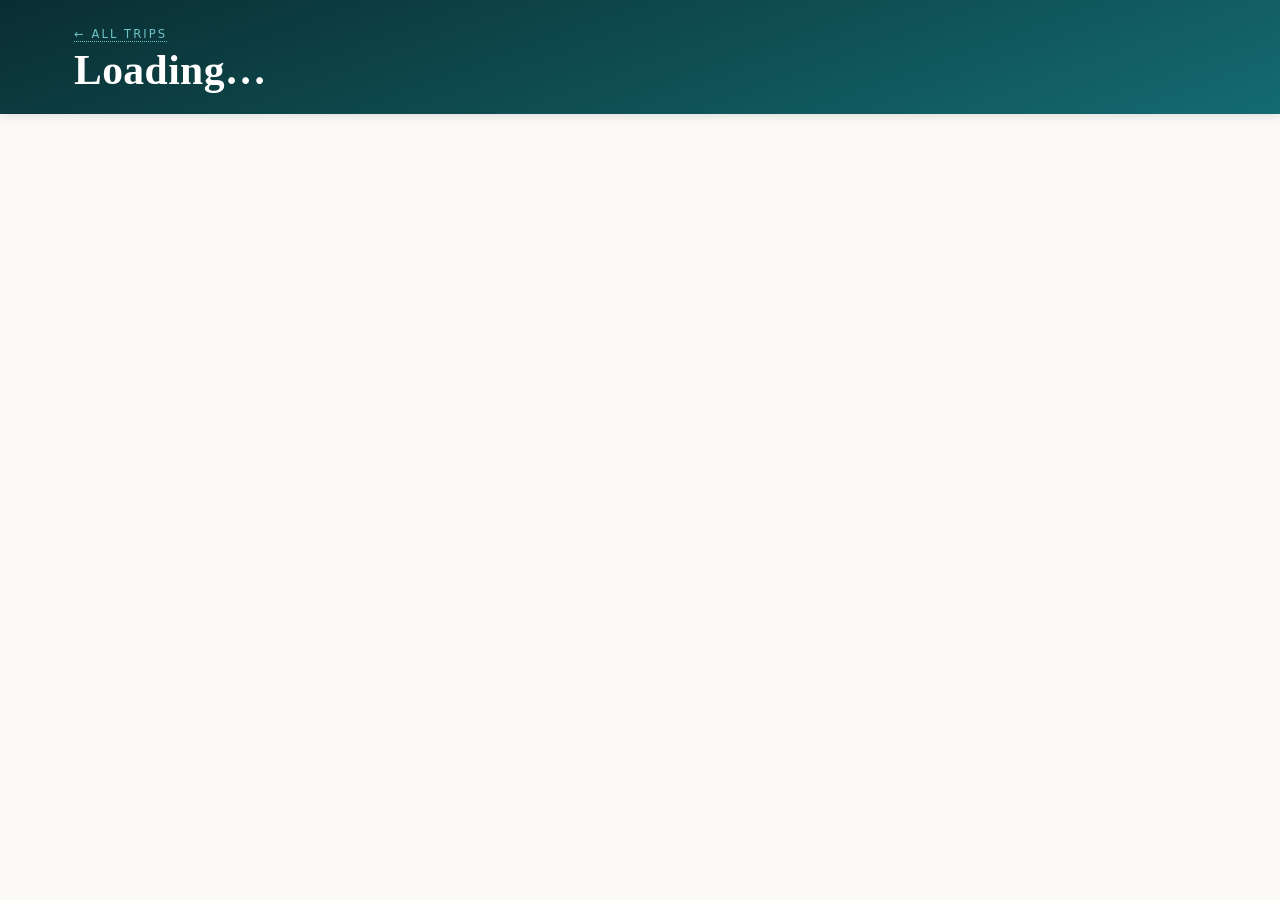
<file: template/trip-slug/index.html>
<!DOCTYPE html>
<html lang="en">
<head>
<meta charset="UTF-8" />
<meta name="viewport" content="width=device-width, initial-scale=1.0" />
<title>Trip Plan</title>
<meta name="description" content="Day-by-day itinerary, lodging, map, packing, budget and safety notes." />
<link rel="stylesheet" href="../../vendor/leaflet/leaflet.css" />
<link rel="stylesheet" href="../../css/base.css" />
<link rel="stylesheet" href="../../css/trip.css" />
</head>
<body>

<header class="site-header">
  <div class="header-inner">
    <div class="header-text">
      <p class="eyebrow"><a href="../../index.html">&larr; All trips</a></p>
      <h1 id="trip-title">Loading…</h1>
      <p class="subtitle" id="trip-subtitle"></p>
    </div>
    <div class="header-stats" id="header-stats"></div>
  </div>
  <nav class="tabs" id="tabs" aria-label="Sections"></nav>
</header>

<main id="panels"></main>

<footer class="site-footer"><p id="footer-note"></p></footer>

<script src="../../vendor/leaflet/leaflet.js"></script>
<script src="../../js/themes.js"></script>
<script src="../../data/meals.js"></script>
<script src="data.js"></script>
<script src="../../js/trip.js"></script>
</body>
</html>
</file>
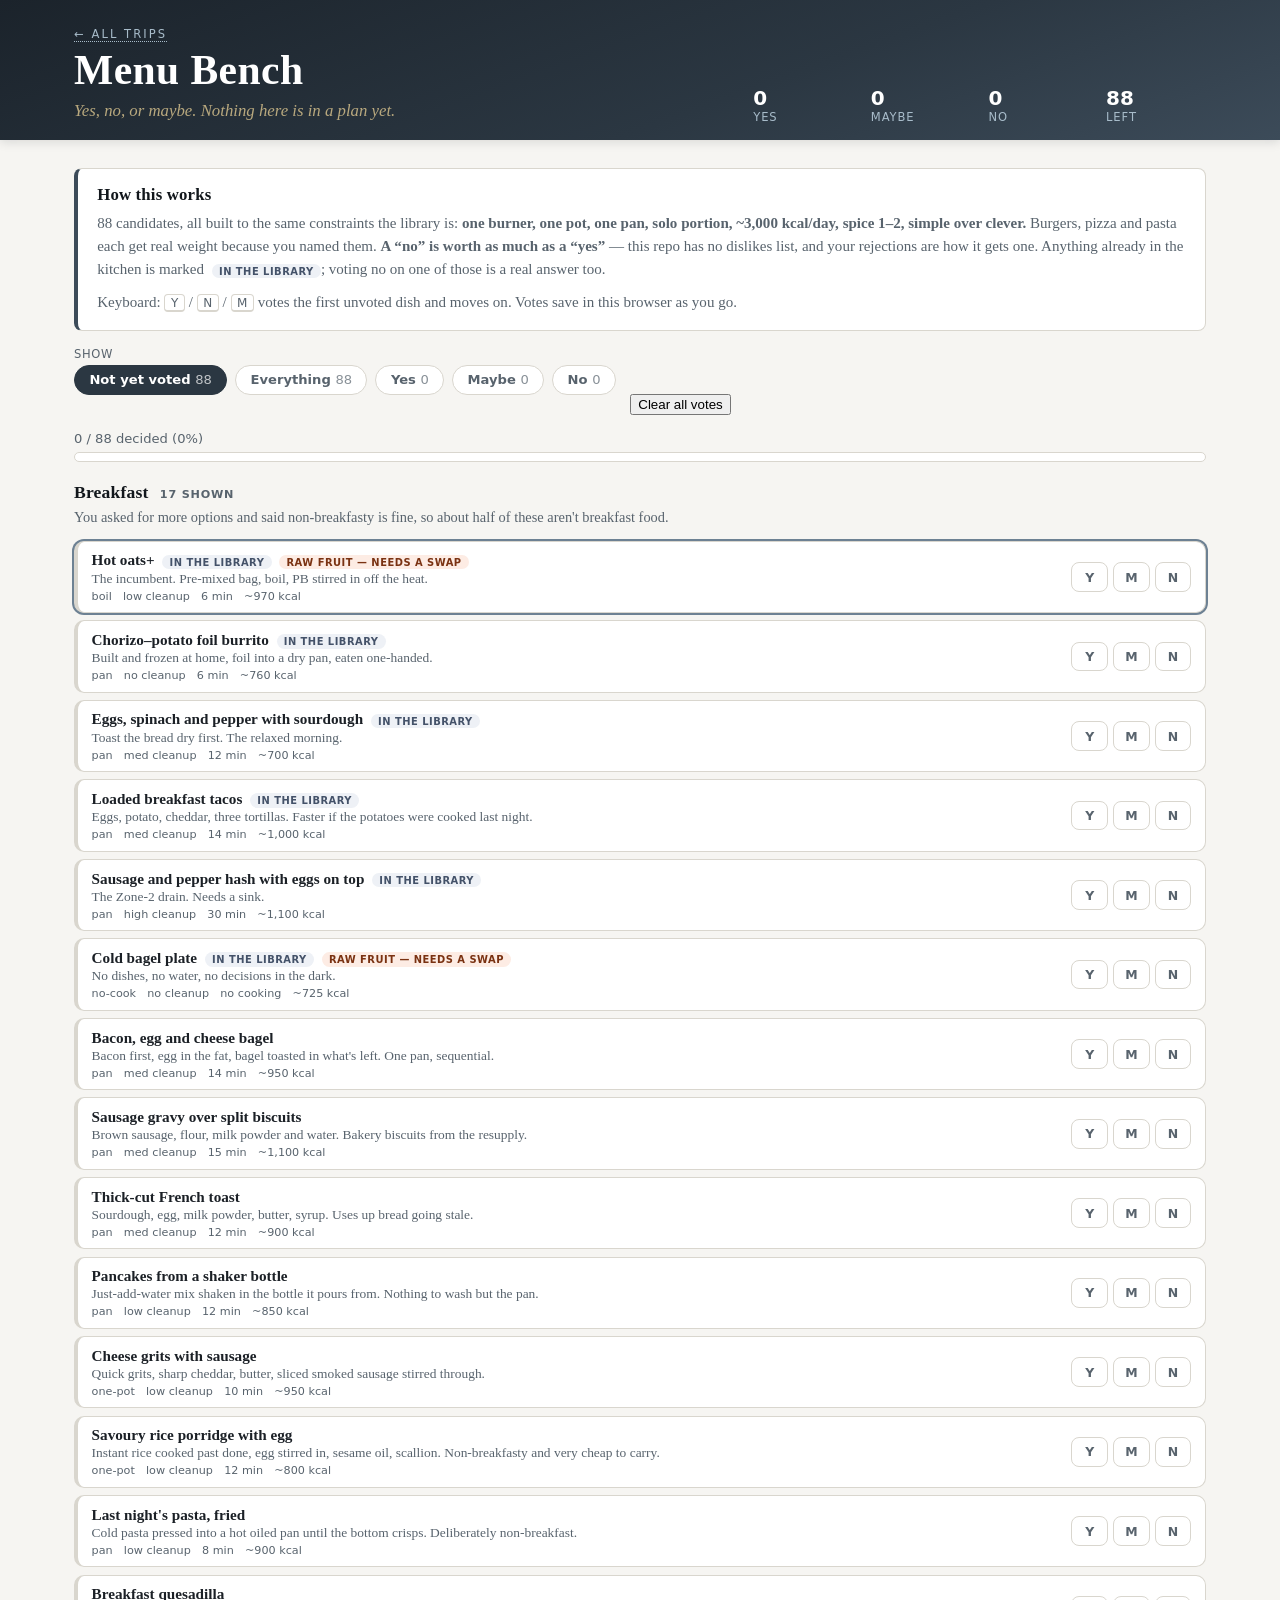
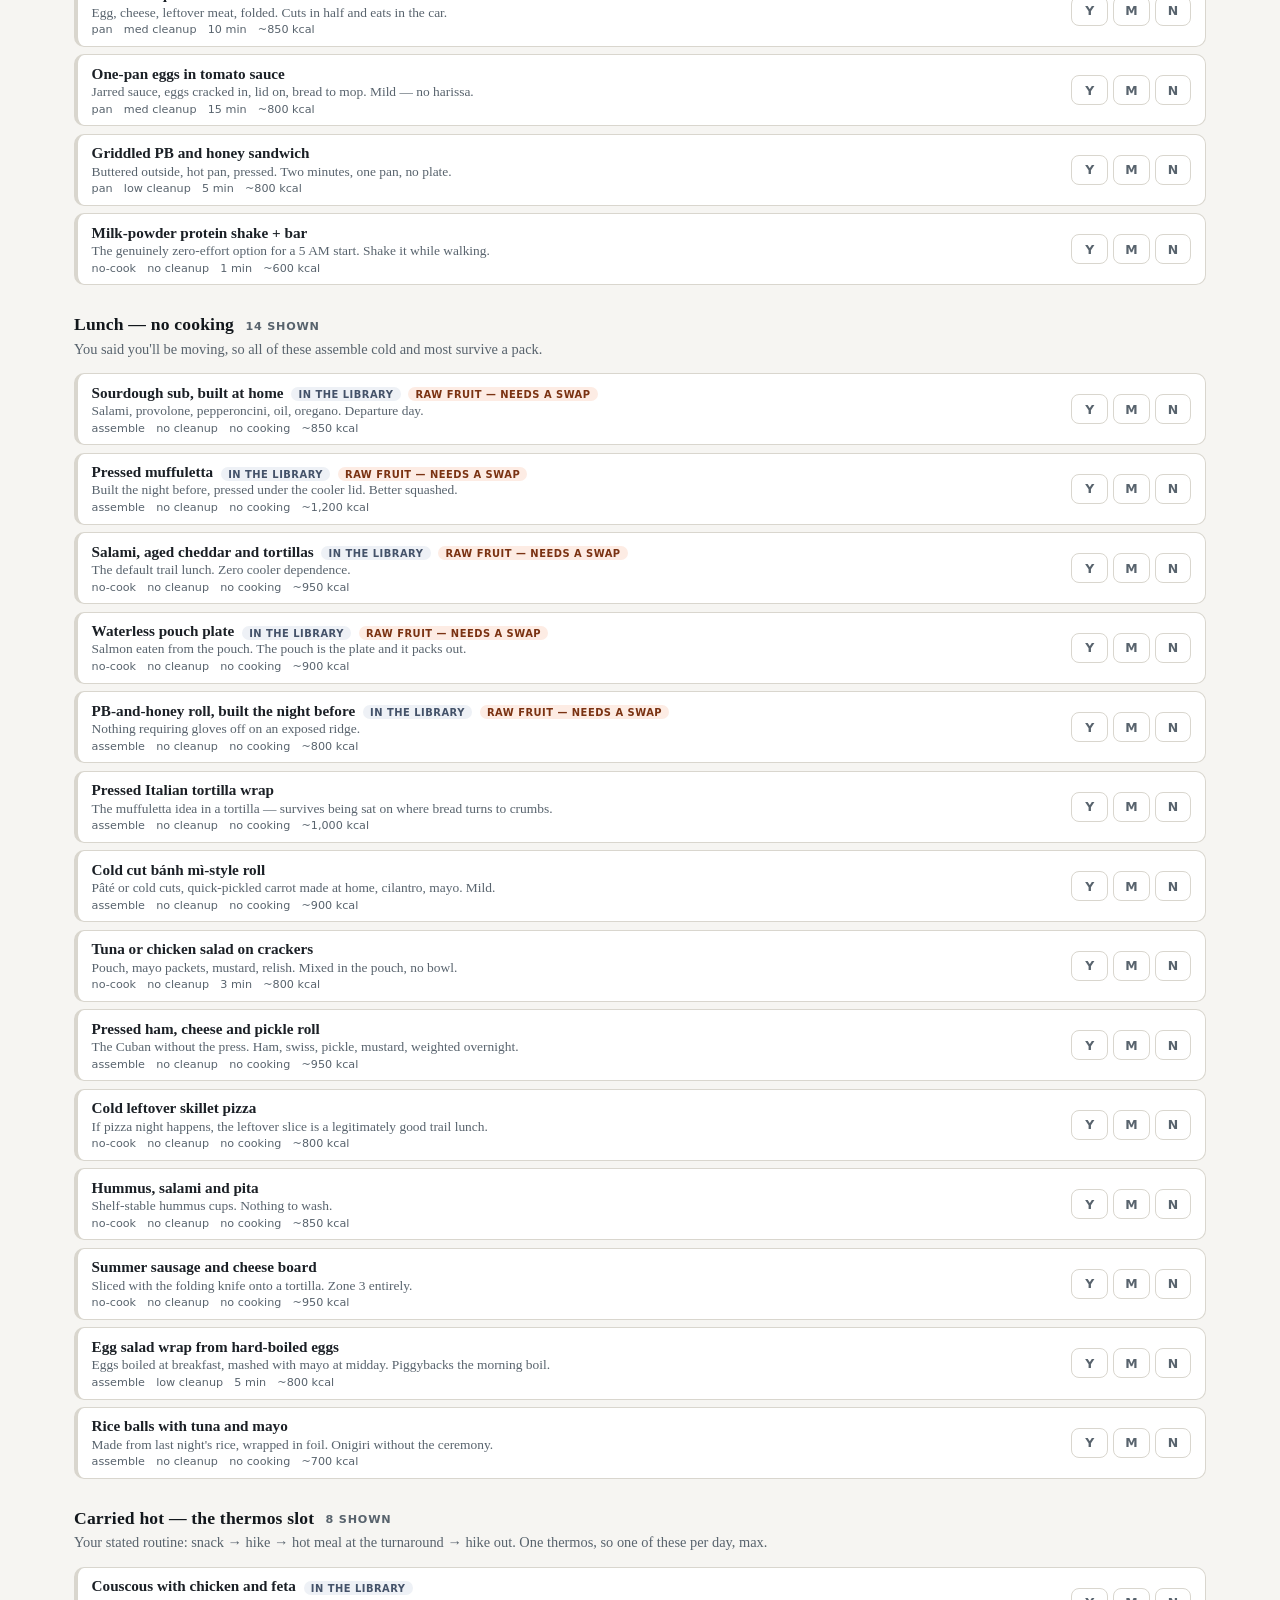
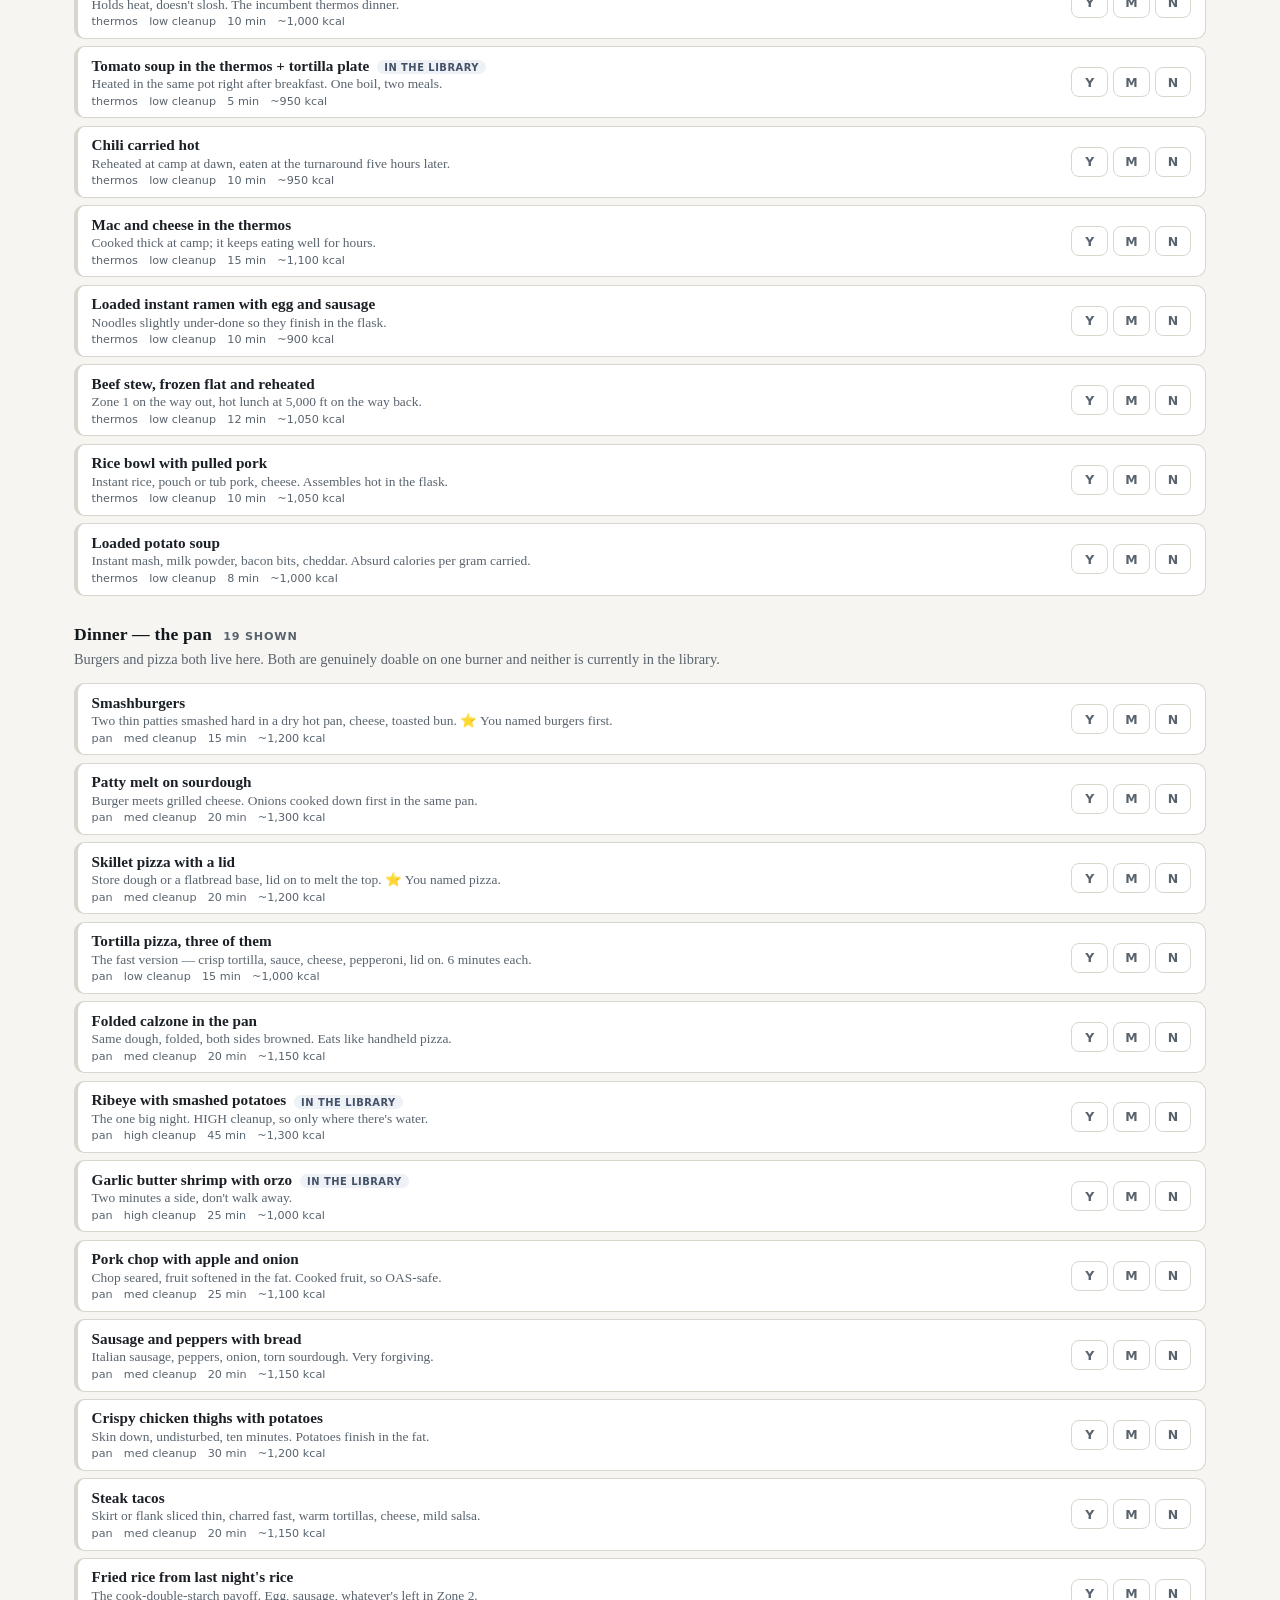
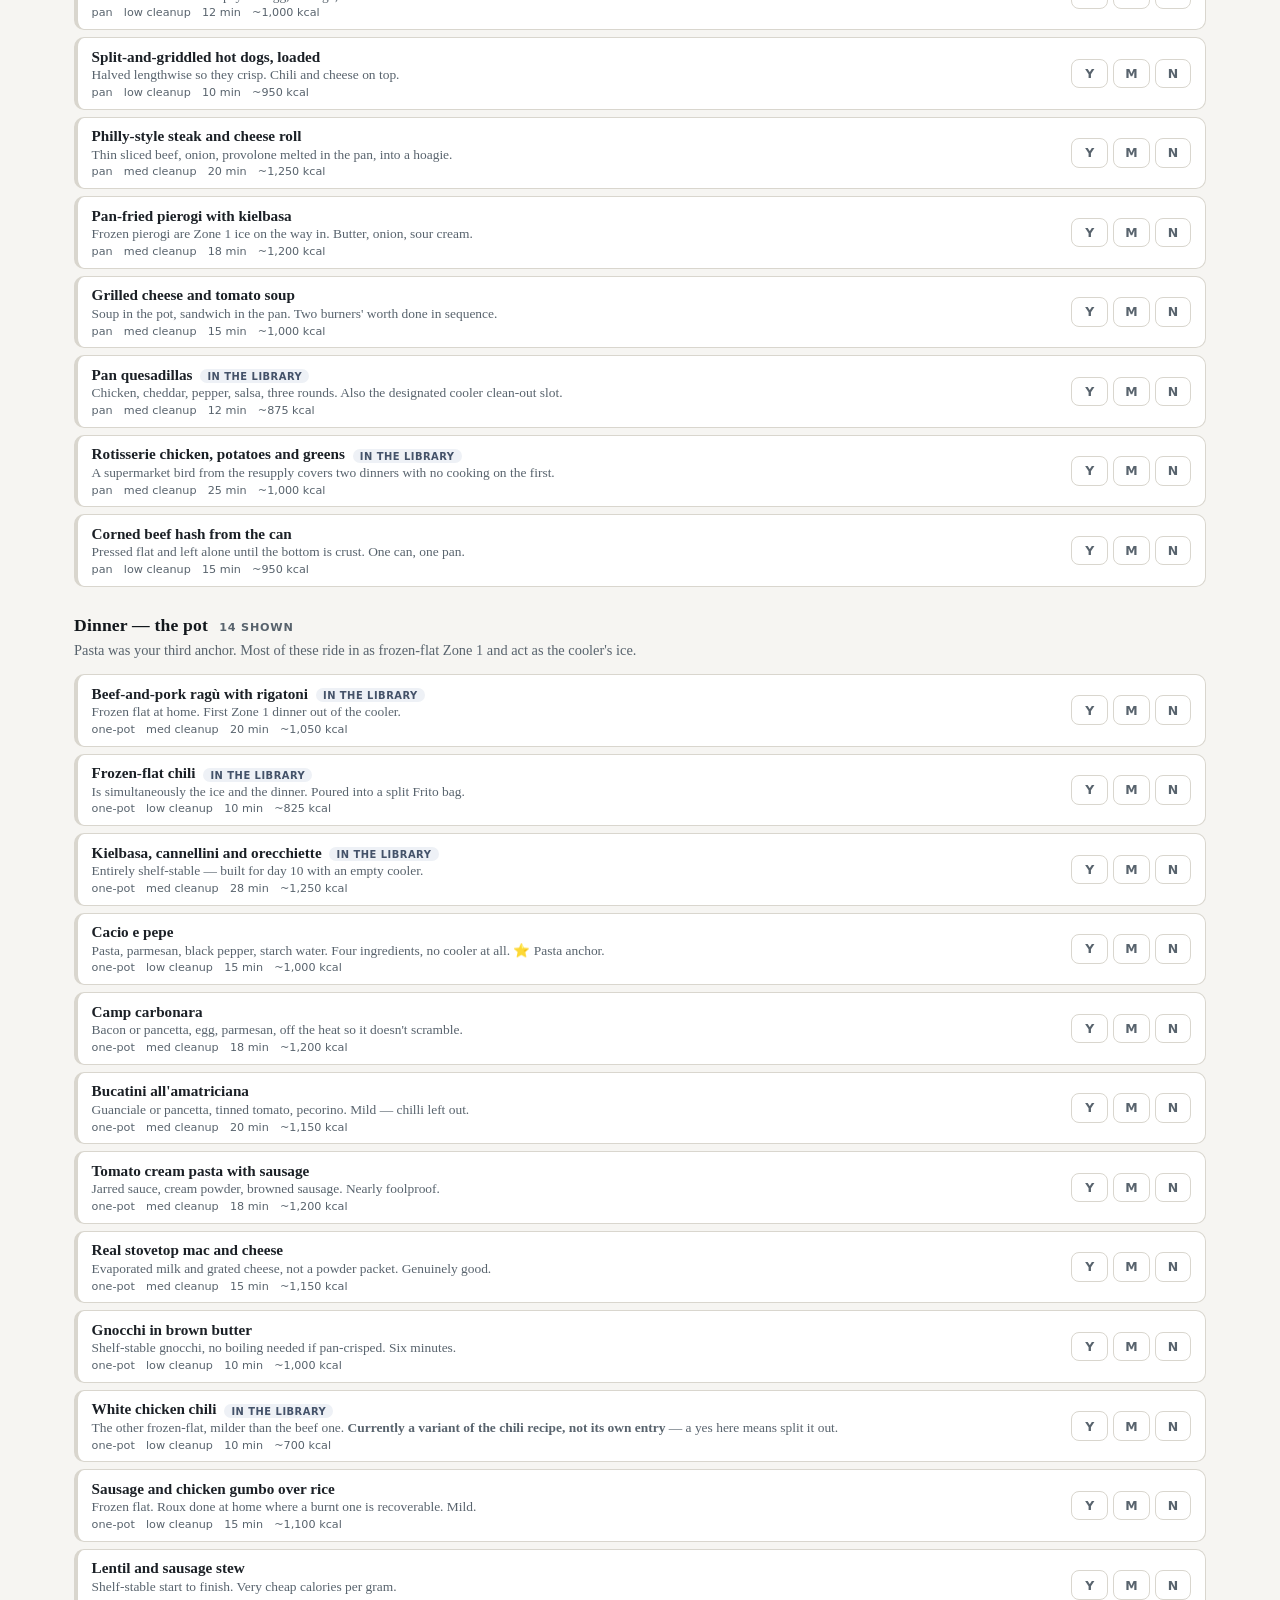
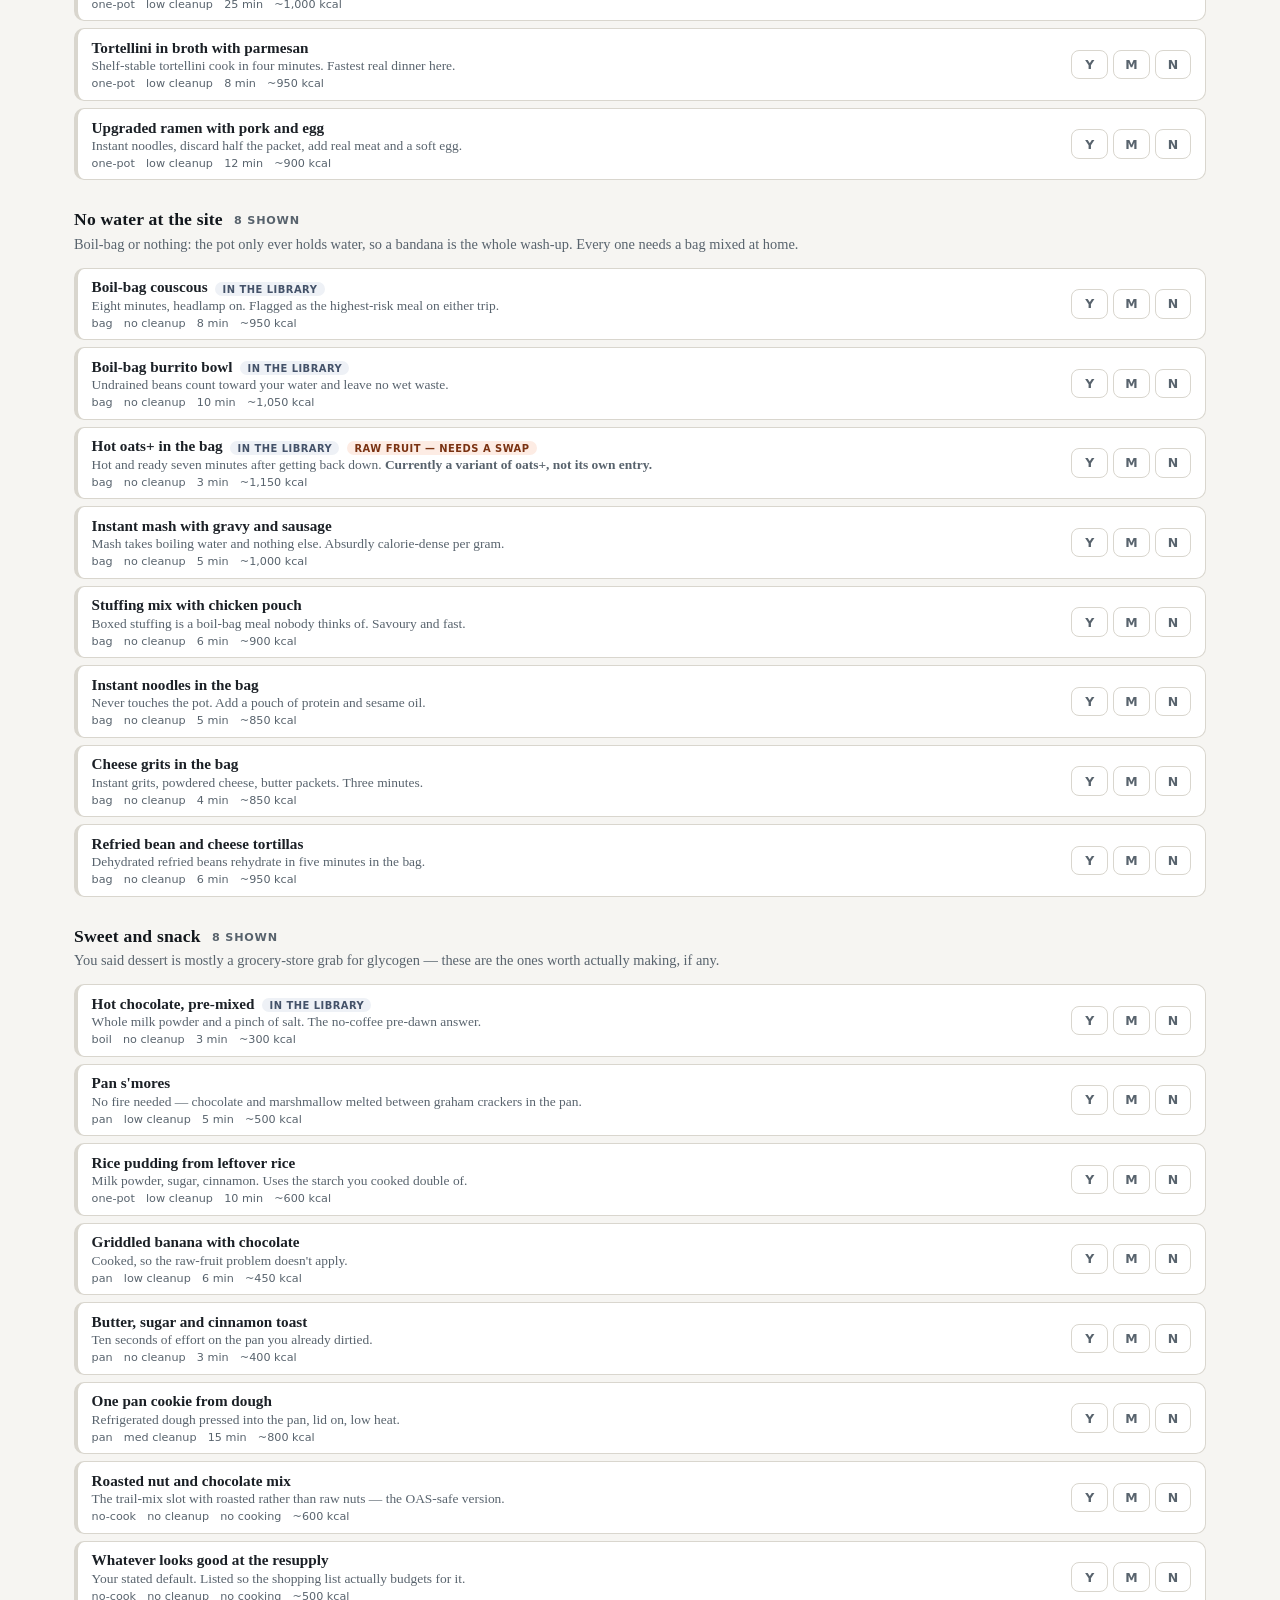
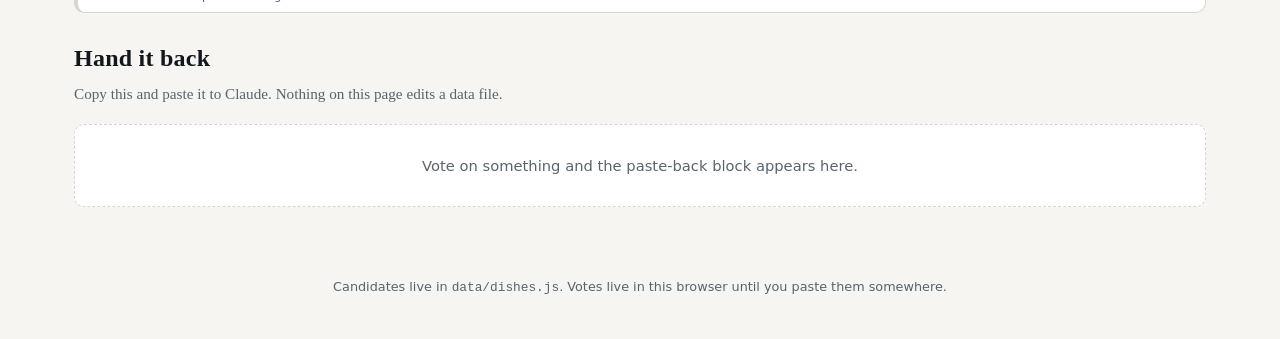
<file: menubench.html>
<!DOCTYPE html>
<html lang="en">
<head>
<meta charset="UTF-8" />
<meta name="viewport" content="width=device-width, initial-scale=1.0" />
<title>Menu Bench — Trail Notes</title>
<meta name="description" content="Yes/no 88 candidate dishes, then hand the votes back as one paste." />
<link rel="icon" href="data:image/svg+xml,<svg xmlns=%22http://www.w3.org/2000/svg%22 viewBox=%220 0 100 100%22><text y=%22.9em%22 font-size=%2290%22>🍳</text></svg>" />
<link rel="stylesheet" href="css/base.css" />
<link rel="stylesheet" href="css/hub.css" />
<link rel="stylesheet" href="css/mapbench.css" />
<link rel="stylesheet" href="css/menubench.css" />
</head>
<body>

<header class="site-header">
  <div class="header-inner">
    <div class="header-text">
      <p class="eyebrow"><a href="index.html">&larr; All trips</a></p>
      <h1>Menu Bench</h1>
      <p class="subtitle">Yes, no, or maybe. Nothing here is in a plan yet.</p>
    </div>
    <div class="header-stats" id="header-stats"></div>
  </div>
</header>

<main>
  <section class="panel active">
    <div class="note-card">
      <h3>How this works</h3>
      <p>88 candidates, all built to the same constraints the library is: <b>one burner, one pot, one pan, solo portion, ~3,000 kcal/day, spice 1–2, simple over clever.</b> Burgers, pizza and pasta each get real weight because you named them. <b>A “no” is worth as much as a “yes”</b> — this repo has no dislikes list, and your rejections are how it gets one. Anything already in the kitchen is marked <span class="have-pill">in the library</span>; voting no on one of those is a real answer too.</p>
      <p style="margin-top:0.6em">Keyboard: <kbd>Y</kbd> / <kbd>N</kbd> / <kbd>M</kbd> votes the first unvoted dish and moves on. Votes save in this browser as you go.</p>
    </div>

    <div class="bench-bar">
      <div class="bench-field">
        <span>Show</span>
        <div class="filter-bar" id="menu-filter-bar"></div>
      </div>
      <div class="bench-field">
        <span>&nbsp;</span>
        <button class="promote-btn" id="clear-votes">Clear all votes</button>
      </div>
    </div>

    <div class="progress-label" id="vote-progress-label"></div>
    <div class="progress-bar-wrap"><div class="progress-bar-fill" id="vote-progress-fill"></div></div>

    <div id="dish-list"></div>

    <h2 class="section-title" style="margin-top:2rem">Hand it back</h2>
    <p class="section-sub">Copy this and paste it to Claude. Nothing on this page edits a data file.</p>
    <div class="bench-out" id="menu-out"></div>
  </section>
</main>

<footer class="site-footer">
  <p>Candidates live in <code>data/dishes.js</code>. Votes live in this browser until you paste them somewhere.</p>
</footer>

<script src="js/themes.js"></script>
<script src="data/dishes.js"></script>
<script src="js/menubench.js"></script>
</body>
</html>
</file>
<file: vendor/leaflet/leaflet.css>
/* required styles */

.leaflet-pane,
.leaflet-tile,
.leaflet-marker-icon,
.leaflet-marker-shadow,
.leaflet-tile-container,
.leaflet-pane > svg,
.leaflet-pane > canvas,
.leaflet-zoom-box,
.leaflet-image-layer,
.leaflet-layer {
	position: absolute;
	left: 0;
	top: 0;
	}
.leaflet-container {
	overflow: hidden;
	}
.leaflet-tile,
.leaflet-marker-icon,
.leaflet-marker-shadow {
	-webkit-user-select: none;
	   -moz-user-select: none;
	        user-select: none;
	  -webkit-user-drag: none;
	}
/* Prevents IE11 from highlighting tiles in blue */
.leaflet-tile::selection {
	background: transparent;
}
/* Safari renders non-retina tile on retina better with this, but Chrome is worse */
.leaflet-safari .leaflet-tile {
	image-rendering: -webkit-optimize-contrast;
	}
/* hack that prevents hw layers "stretching" when loading new tiles */
.leaflet-safari .leaflet-tile-container {
	width: 1600px;
	height: 1600px;
	-webkit-transform-origin: 0 0;
	}
.leaflet-marker-icon,
.leaflet-marker-shadow {
	display: block;
	}
/* .leaflet-container svg: reset svg max-width decleration shipped in Joomla! (joomla.org) 3.x */
/* .leaflet-container img: map is broken in FF if you have max-width: 100% on tiles */
.leaflet-container .leaflet-overlay-pane svg {
	max-width: none !important;
	max-height: none !important;
	}
.leaflet-container .leaflet-marker-pane img,
.leaflet-container .leaflet-shadow-pane img,
.leaflet-container .leaflet-tile-pane img,
.leaflet-container img.leaflet-image-layer,
.leaflet-container .leaflet-tile {
	max-width: none !important;
	max-height: none !important;
	width: auto;
	padding: 0;
	}

.leaflet-container img.leaflet-tile {
	/* See: https://bugs.chromium.org/p/chromium/issues/detail?id=600120 */
	mix-blend-mode: plus-lighter;
}

.leaflet-container.leaflet-touch-zoom {
	-ms-touch-action: pan-x pan-y;
	touch-action: pan-x pan-y;
	}
.leaflet-container.leaflet-touch-drag {
	-ms-touch-action: pinch-zoom;
	/* Fallback for FF which doesn't support pinch-zoom */
	touch-action: none;
	touch-action: pinch-zoom;
}
.leaflet-container.leaflet-touch-drag.leaflet-touch-zoom {
	-ms-touch-action: none;
	touch-action: none;
}
.leaflet-container {
	-webkit-tap-highlight-color: transparent;
}
.leaflet-container a {
	-webkit-tap-highlight-color: rgba(51, 181, 229, 0.4);
}
.leaflet-tile {
	filter: inherit;
	visibility: hidden;
	}
.leaflet-tile-loaded {
	visibility: inherit;
	}
.leaflet-zoom-box {
	width: 0;
	height: 0;
	-moz-box-sizing: border-box;
	     box-sizing: border-box;
	z-index: 800;
	}
/* workaround for https://bugzilla.mozilla.org/show_bug.cgi?id=888319 */
.leaflet-overlay-pane svg {
	-moz-user-select: none;
	}

.leaflet-pane         { z-index: 400; }

.leaflet-tile-pane    { z-index: 200; }
.leaflet-overlay-pane { z-index: 400; }
.leaflet-shadow-pane  { z-index: 500; }
.leaflet-marker-pane  { z-index: 600; }
.leaflet-tooltip-pane   { z-index: 650; }
.leaflet-popup-pane   { z-index: 700; }

.leaflet-map-pane canvas { z-index: 100; }
.leaflet-map-pane svg    { z-index: 200; }

.leaflet-vml-shape {
	width: 1px;
	height: 1px;
	}
.lvml {
	behavior: url(#default#VML);
	display: inline-block;
	position: absolute;
	}


/* control positioning */

.leaflet-control {
	position: relative;
	z-index: 800;
	pointer-events: visiblePainted; /* IE 9-10 doesn't have auto */
	pointer-events: auto;
	}
.leaflet-top,
.leaflet-bottom {
	position: absolute;
	z-index: 1000;
	pointer-events: none;
	}
.leaflet-top {
	top: 0;
	}
.leaflet-right {
	right: 0;
	}
.leaflet-bottom {
	bottom: 0;
	}
.leaflet-left {
	left: 0;
	}
.leaflet-control {
	float: left;
	clear: both;
	}
.leaflet-right .leaflet-control {
	float: right;
	}
.leaflet-top .leaflet-control {
	margin-top: 10px;
	}
.leaflet-bottom .leaflet-control {
	margin-bottom: 10px;
	}
.leaflet-left .leaflet-control {
	margin-left: 10px;
	}
.leaflet-right .leaflet-control {
	margin-right: 10px;
	}


/* zoom and fade animations */

.leaflet-fade-anim .leaflet-popup {
	opacity: 0;
	-webkit-transition: opacity 0.2s linear;
	   -moz-transition: opacity 0.2s linear;
	        transition: opacity 0.2s linear;
	}
.leaflet-fade-anim .leaflet-map-pane .leaflet-popup {
	opacity: 1;
	}
.leaflet-zoom-animated {
	-webkit-transform-origin: 0 0;
	    -ms-transform-origin: 0 0;
	        transform-origin: 0 0;
	}
svg.leaflet-zoom-animated {
	will-change: transform;
}

.leaflet-zoom-anim .leaflet-zoom-animated {
	-webkit-transition: -webkit-transform 0.25s cubic-bezier(0,0,0.25,1);
	   -moz-transition:    -moz-transform 0.25s cubic-bezier(0,0,0.25,1);
	        transition:         transform 0.25s cubic-bezier(0,0,0.25,1);
	}
.leaflet-zoom-anim .leaflet-tile,
.leaflet-pan-anim .leaflet-tile {
	-webkit-transition: none;
	   -moz-transition: none;
	        transition: none;
	}

.leaflet-zoom-anim .leaflet-zoom-hide {
	visibility: hidden;
	}


/* cursors */

.leaflet-interactive {
	cursor: pointer;
	}
.leaflet-grab {
	cursor: -webkit-grab;
	cursor:    -moz-grab;
	cursor:         grab;
	}
.leaflet-crosshair,
.leaflet-crosshair .leaflet-interactive {
	cursor: crosshair;
	}
.leaflet-popup-pane,
.leaflet-control {
	cursor: auto;
	}
.leaflet-dragging .leaflet-grab,
.leaflet-dragging .leaflet-grab .leaflet-interactive,
.leaflet-dragging .leaflet-marker-draggable {
	cursor: move;
	cursor: -webkit-grabbing;
	cursor:    -moz-grabbing;
	cursor:         grabbing;
	}

/* marker & overlays interactivity */
.leaflet-marker-icon,
.leaflet-marker-shadow,
.leaflet-image-layer,
.leaflet-pane > svg path,
.leaflet-tile-container {
	pointer-events: none;
	}

.leaflet-marker-icon.leaflet-interactive,
.leaflet-image-layer.leaflet-interactive,
.leaflet-pane > svg path.leaflet-interactive,
svg.leaflet-image-layer.leaflet-interactive path {
	pointer-events: visiblePainted; /* IE 9-10 doesn't have auto */
	pointer-events: auto;
	}

/* visual tweaks */

.leaflet-container {
	background: #ddd;
	outline-offset: 1px;
	}
.leaflet-container a {
	color: #0078A8;
	}
.leaflet-zoom-box {
	border: 2px dotted #38f;
	background: rgba(255,255,255,0.5);
	}


/* general typography */
.leaflet-container {
	font-family: "Helvetica Neue", Arial, Helvetica, sans-serif;
	font-size: 12px;
	font-size: 0.75rem;
	line-height: 1.5;
	}


/* general toolbar styles */

.leaflet-bar {
	box-shadow: 0 1px 5px rgba(0,0,0,0.65);
	border-radius: 4px;
	}
.leaflet-bar a {
	background-color: #fff;
	border-bottom: 1px solid #ccc;
	width: 26px;
	height: 26px;
	line-height: 26px;
	display: block;
	text-align: center;
	text-decoration: none;
	color: black;
	}
.leaflet-bar a,
.leaflet-control-layers-toggle {
	background-position: 50% 50%;
	background-repeat: no-repeat;
	display: block;
	}
.leaflet-bar a:hover,
.leaflet-bar a:focus {
	background-color: #f4f4f4;
	}
.leaflet-bar a:first-child {
	border-top-left-radius: 4px;
	border-top-right-radius: 4px;
	}
.leaflet-bar a:last-child {
	border-bottom-left-radius: 4px;
	border-bottom-right-radius: 4px;
	border-bottom: none;
	}
.leaflet-bar a.leaflet-disabled {
	cursor: default;
	background-color: #f4f4f4;
	color: #bbb;
	}

.leaflet-touch .leaflet-bar a {
	width: 30px;
	height: 30px;
	line-height: 30px;
	}
.leaflet-touch .leaflet-bar a:first-child {
	border-top-left-radius: 2px;
	border-top-right-radius: 2px;
	}
.leaflet-touch .leaflet-bar a:last-child {
	border-bottom-left-radius: 2px;
	border-bottom-right-radius: 2px;
	}

/* zoom control */

.leaflet-control-zoom-in,
.leaflet-control-zoom-out {
	font: bold 18px 'Lucida Console', Monaco, monospace;
	text-indent: 1px;
	}

.leaflet-touch .leaflet-control-zoom-in, .leaflet-touch .leaflet-control-zoom-out  {
	font-size: 22px;
	}


/* layers control */

.leaflet-control-layers {
	box-shadow: 0 1px 5px rgba(0,0,0,0.4);
	background: #fff;
	border-radius: 5px;
	}
.leaflet-control-layers-toggle {
	background-image: url(images/layers.png);
	width: 36px;
	height: 36px;
	}
.leaflet-retina .leaflet-control-layers-toggle {
	background-image: url(images/layers-2x.png);
	background-size: 26px 26px;
	}
.leaflet-touch .leaflet-control-layers-toggle {
	width: 44px;
	height: 44px;
	}
.leaflet-control-layers .leaflet-control-layers-list,
.leaflet-control-layers-expanded .leaflet-control-layers-toggle {
	display: none;
	}
.leaflet-control-layers-expanded .leaflet-control-layers-list {
	display: block;
	position: relative;
	}
.leaflet-control-layers-expanded {
	padding: 6px 10px 6px 6px;
	color: #333;
	background: #fff;
	}
.leaflet-control-layers-scrollbar {
	overflow-y: scroll;
	overflow-x: hidden;
	padding-right: 5px;
	}
.leaflet-control-layers-selector {
	margin-top: 2px;
	position: relative;
	top: 1px;
	}
.leaflet-control-layers label {
	display: block;
	font-size: 13px;
	font-size: 1.08333em;
	}
.leaflet-control-layers-separator {
	height: 0;
	border-top: 1px solid #ddd;
	margin: 5px -10px 5px -6px;
	}

/* Default icon URLs */
.leaflet-default-icon-path { /* used only in path-guessing heuristic, see L.Icon.Default */
	background-image: url(images/marker-icon.png);
	}


/* attribution and scale controls */

.leaflet-container .leaflet-control-attribution {
	background: #fff;
	background: rgba(255, 255, 255, 0.8);
	margin: 0;
	}
.leaflet-control-attribution,
.leaflet-control-scale-line {
	padding: 0 5px;
	color: #333;
	line-height: 1.4;
	}
.leaflet-control-attribution a {
	text-decoration: none;
	}
.leaflet-control-attribution a:hover,
.leaflet-control-attribution a:focus {
	text-decoration: underline;
	}
.leaflet-attribution-flag {
	display: inline !important;
	vertical-align: baseline !important;
	width: 1em;
	height: 0.6669em;
	}
.leaflet-left .leaflet-control-scale {
	margin-left: 5px;
	}
.leaflet-bottom .leaflet-control-scale {
	margin-bottom: 5px;
	}
.leaflet-control-scale-line {
	border: 2px solid #777;
	border-top: none;
	line-height: 1.1;
	padding: 2px 5px 1px;
	white-space: nowrap;
	-moz-box-sizing: border-box;
	     box-sizing: border-box;
	background: rgba(255, 255, 255, 0.8);
	text-shadow: 1px 1px #fff;
	}
.leaflet-control-scale-line:not(:first-child) {
	border-top: 2px solid #777;
	border-bottom: none;
	margin-top: -2px;
	}
.leaflet-control-scale-line:not(:first-child):not(:last-child) {
	border-bottom: 2px solid #777;
	}

.leaflet-touch .leaflet-control-attribution,
.leaflet-touch .leaflet-control-layers,
.leaflet-touch .leaflet-bar {
	box-shadow: none;
	}
.leaflet-touch .leaflet-control-layers,
.leaflet-touch .leaflet-bar {
	border: 2px solid rgba(0,0,0,0.2);
	background-clip: padding-box;
	}


/* popup */

.leaflet-popup {
	position: absolute;
	text-align: center;
	margin-bottom: 20px;
	}
.leaflet-popup-content-wrapper {
	padding: 1px;
	text-align: left;
	border-radius: 12px;
	}
.leaflet-popup-content {
	margin: 13px 24px 13px 20px;
	line-height: 1.3;
	font-size: 13px;
	font-size: 1.08333em;
	min-height: 1px;
	}
.leaflet-popup-content p {
	margin: 17px 0;
	margin: 1.3em 0;
	}
.leaflet-popup-tip-container {
	width: 40px;
	height: 20px;
	position: absolute;
	left: 50%;
	margin-top: -1px;
	margin-left: -20px;
	overflow: hidden;
	pointer-events: none;
	}
.leaflet-popup-tip {
	width: 17px;
	height: 17px;
	padding: 1px;

	margin: -10px auto 0;
	pointer-events: auto;

	-webkit-transform: rotate(45deg);
	   -moz-transform: rotate(45deg);
	    -ms-transform: rotate(45deg);
	        transform: rotate(45deg);
	}
.leaflet-popup-content-wrapper,
.leaflet-popup-tip {
	background: white;
	color: #333;
	box-shadow: 0 3px 14px rgba(0,0,0,0.4);
	}
.leaflet-container a.leaflet-popup-close-button {
	position: absolute;
	top: 0;
	right: 0;
	border: none;
	text-align: center;
	width: 24px;
	height: 24px;
	font: 16px/24px Tahoma, Verdana, sans-serif;
	color: #757575;
	text-decoration: none;
	background: transparent;
	}
.leaflet-container a.leaflet-popup-close-button:hover,
.leaflet-container a.leaflet-popup-close-button:focus {
	color: #585858;
	}
.leaflet-popup-scrolled {
	overflow: auto;
	}

.leaflet-oldie .leaflet-popup-content-wrapper {
	-ms-zoom: 1;
	}
.leaflet-oldie .leaflet-popup-tip {
	width: 24px;
	margin: 0 auto;

	-ms-filter: "progid:DXImageTransform.Microsoft.Matrix(M11=0.70710678, M12=0.70710678, M21=-0.70710678, M22=0.70710678)";
	filter: progid:DXImageTransform.Microsoft.Matrix(M11=0.70710678, M12=0.70710678, M21=-0.70710678, M22=0.70710678);
	}

.leaflet-oldie .leaflet-control-zoom,
.leaflet-oldie .leaflet-control-layers,
.leaflet-oldie .leaflet-popup-content-wrapper,
.leaflet-oldie .leaflet-popup-tip {
	border: 1px solid #999;
	}


/* div icon */

.leaflet-div-icon {
	background: #fff;
	border: 1px solid #666;
	}


/* Tooltip */
/* Base styles for the element that has a tooltip */
.leaflet-tooltip {
	position: absolute;
	padding: 6px;
	background-color: #fff;
	border: 1px solid #fff;
	border-radius: 3px;
	color: #222;
	white-space: nowrap;
	-webkit-user-select: none;
	-moz-user-select: none;
	-ms-user-select: none;
	user-select: none;
	pointer-events: none;
	box-shadow: 0 1px 3px rgba(0,0,0,0.4);
	}
.leaflet-tooltip.leaflet-interactive {
	cursor: pointer;
	pointer-events: auto;
	}
.leaflet-tooltip-top:before,
.leaflet-tooltip-bottom:before,
.leaflet-tooltip-left:before,
.leaflet-tooltip-right:before {
	position: absolute;
	pointer-events: none;
	border: 6px solid transparent;
	background: transparent;
	content: "";
	}

/* Directions */

.leaflet-tooltip-bottom {
	margin-top: 6px;
}
.leaflet-tooltip-top {
	margin-top: -6px;
}
.leaflet-tooltip-bottom:before,
.leaflet-tooltip-top:before {
	left: 50%;
	margin-left: -6px;
	}
.leaflet-tooltip-top:before {
	bottom: 0;
	margin-bottom: -12px;
	border-top-color: #fff;
	}
.leaflet-tooltip-bottom:before {
	top: 0;
	margin-top: -12px;
	margin-left: -6px;
	border-bottom-color: #fff;
	}
.leaflet-tooltip-left {
	margin-left: -6px;
}
.leaflet-tooltip-right {
	margin-left: 6px;
}
.leaflet-tooltip-left:before,
.leaflet-tooltip-right:before {
	top: 50%;
	margin-top: -6px;
	}
.leaflet-tooltip-left:before {
	right: 0;
	margin-right: -12px;
	border-left-color: #fff;
	}
.leaflet-tooltip-right:before {
	left: 0;
	margin-left: -12px;
	border-right-color: #fff;
	}

/* Printing */

@media print {
	/* Prevent printers from removing background-images of controls. */
	.leaflet-control {
		-webkit-print-color-adjust: exact;
		print-color-adjust: exact;
		}
	}
</file>
<file: css/base.css>
/* ==========================================================================
   base.css — shared tokens + primitives for the hub and every trip page.
   Theme colors are CSS custom properties (--t-*) so a trip can re-skin the
   whole site by setting them on :root. Defaults below are the neutral
   "basecamp" palette — the hub's own, and a deliberately place-less
   pre-JS fallback. applyTheme() overwrites these. See js/themes.js.
   ========================================================================== */

:root {
  --t-950: #12171c;
  --t-900: #1b232b;
  --t-800: #2b3742;
  --t-700: #3c4b59;
  --t-500: #6d8193;
  --t-300: #a8bcca;
  --t-sand: #e8d9b4;
  --t-sand-dim: #b8a87e;
  --t-paper: #f6f5f2;
  --t-ink: #1b2026;
  --t-ink-dim: #58636d;
  --t-line: #d9d6ce;

  --warn-bg: #fdece4;
  --warn-border: #c9581f;
  --warn-ink: #7a3212;
  --ok-bg: #eaf5ee;
  --ok-border: #3c8a5a;
  --ok-ink: #1f5e39;

  --radius: 10px;
  --shadow: 0 2px 10px rgba(18, 23, 28, 0.13);
  --ui: system-ui, -apple-system, "Segoe UI", sans-serif;

  font-family: "Iowan Old Style", "Palatino Linotype", Georgia, "Times New Roman", serif;
}

* { box-sizing: border-box; }

html, body {
  margin: 0;
  padding: 0;
  background: var(--t-paper);
  color: var(--t-ink);
  overflow-x: hidden;
}

body { min-height: 100vh; display: flex; flex-direction: column; }

h1, h2, h3, h4 {
  font-family: Georgia, "Iowan Old Style", serif;
  font-weight: 600;
  letter-spacing: 0.01em;
  color: var(--t-950);
  margin: 0 0 0.4em;
}

p { margin: 0 0 0.75em; line-height: 1.55; }
a { color: var(--t-700); }

/* ---------- Header ---------- */

.site-header {
  background: linear-gradient(160deg, var(--t-900), var(--t-800) 60%, var(--t-700));
  color: var(--t-sand);
  position: sticky;
  top: 0;
  z-index: 50;
  box-shadow: var(--shadow);
}

.header-inner {
  max-width: 1180px;
  margin: 0 auto;
  padding: 1.6rem 1.5rem 1rem;
  display: flex;
  flex-wrap: wrap;
  gap: 1.5rem;
  align-items: flex-end;
  justify-content: space-between;
}

.eyebrow {
  margin: 0 0 0.2em;
  text-transform: uppercase;
  letter-spacing: 0.18em;
  font-size: 0.72rem;
  color: var(--t-300);
  font-family: var(--ui);
}

.eyebrow a { color: inherit; text-decoration: none; border-bottom: 1px dotted currentColor; }
.eyebrow a:hover { color: #fff; }

.header-text h1 { color: #fff; font-size: clamp(1.8rem, 4vw, 2.6rem); margin: 0; }

.subtitle {
  margin: 0.25em 0 0;
  color: var(--t-sand-dim);
  font-size: 1.05rem;
  font-style: italic;
}

.header-stats { display: flex; flex-wrap: wrap; gap: 1.1rem; font-family: var(--ui); }
.header-stats .stat { min-width: 100px; }
.header-stats .stat .num { display: block; font-size: 1.25rem; font-weight: 700; color: #fff; }
.header-stats .stat .lbl {
  display: block;
  font-size: 0.72rem;
  text-transform: uppercase;
  letter-spacing: 0.08em;
  color: var(--t-300);
}

.tabs {
  max-width: 1180px;
  margin: 0 auto;
  display: flex;
  gap: 0.25rem;
  overflow-x: auto;
  padding: 0 1.5rem;
  scrollbar-width: thin;
}

.tab-btn {
  flex: 0 0 auto;
  background: transparent;
  border: none;
  color: var(--t-300);
  font-family: var(--ui);
  font-size: 0.88rem;
  font-weight: 600;
  padding: 0.7rem 0.9rem 0.65rem;
  cursor: pointer;
  border-bottom: 3px solid transparent;
  white-space: nowrap;
  transition: color 0.15s, border-color 0.15s;
}

.tab-btn:hover { color: #fff; }
.tab-btn.active { color: #fff; border-bottom-color: var(--t-sand); }

/* ---------- Main / panels ---------- */

main { max-width: 1180px; margin: 0 auto; padding: 1.75rem 1.5rem 3rem; width: 100%; flex: 1; }

.panel { display: none; }
.panel.active { display: block; animation: fadein 0.2s ease; }

@keyframes fadein {
  from { opacity: 0; transform: translateY(4px); }
  to { opacity: 1; transform: translateY(0); }
}

.section-title { margin-bottom: 1rem; }
.section-sub { color: var(--t-ink-dim); margin: -0.4em 0 1.2em; font-size: 0.95rem; }

/* ---------- Generic cards ---------- */

.info-card {
  background: #fff;
  border: 1px solid var(--t-line);
  border-radius: var(--radius);
  padding: 1rem 1.15rem;
}

.info-card h3 {
  font-family: var(--ui);
  text-transform: uppercase;
  letter-spacing: 0.07em;
  font-size: 0.72rem;
  color: var(--t-700);
  margin-bottom: 0.4em;
}

.info-card p { margin: 0; color: var(--t-ink-dim); font-size: 0.95rem; }

.card-grid {
  display: grid;
  grid-template-columns: repeat(auto-fit, minmax(220px, 1fr));
  gap: 1rem;
  margin-bottom: 1.5rem;
}

.note-card {
  background: #fff;
  border: 1px solid var(--t-line);
  border-left: 4px solid var(--t-700);
  border-radius: 8px;
  padding: 1rem 1.2rem;
  margin-bottom: 1rem;
}
.note-card h3 { font-size: 1.05rem; margin-bottom: 0.4em; }
.note-card p { color: var(--t-ink-dim); font-size: 0.94rem; margin: 0; }

.callout { border-radius: 8px; padding: 0.7rem 0.9rem; font-size: 0.9rem; margin-top: 0.6rem; }
.callout.highlight { background: var(--ok-bg); border: 1px solid var(--ok-border); color: var(--ok-ink); }
.callout.warning { background: var(--warn-bg); border: 1px solid var(--warn-border); color: var(--warn-ink); }
.callout strong {
  display: block;
  font-family: var(--ui);
  font-size: 0.72rem;
  text-transform: uppercase;
  letter-spacing: 0.06em;
  margin-bottom: 0.25em;
}

.chip {
  font-family: var(--ui);
  font-size: 0.78rem;
  background: var(--ok-bg);
  color: var(--t-800);
  border: 1px solid var(--t-line);
  border-radius: 999px;
  padding: 0.3rem 0.75rem;
}

.empty-state {
  background: #fff;
  border: 1px dashed var(--t-line);
  border-radius: var(--radius);
  padding: 2rem 1.5rem;
  text-align: center;
  color: var(--t-ink-dim);
  font-family: var(--ui);
  font-size: 0.92rem;
}

/* ---------- Tables ---------- */

.table-wrap { overflow-x: auto; border: 1px solid var(--t-line); border-radius: var(--radius); background: #fff; }

table { width: 100%; border-collapse: collapse; font-size: 0.92rem; min-width: 560px; }

thead th {
  text-align: left;
  background: var(--t-900);
  color: var(--t-sand);
  font-family: var(--ui);
  font-size: 0.72rem;
  text-transform: uppercase;
  letter-spacing: 0.06em;
  padding: 0.65rem 0.9rem;
  position: sticky;
  top: 0;
}

tbody td { padding: 0.6rem 0.9rem; border-bottom: 1px solid var(--t-line); vertical-align: top; }
tbody tr:last-child td { border-bottom: none; }
tbody tr:hover { background: var(--ok-bg); }
tfoot td { font-weight: 700; padding: 0.65rem 0.9rem; background: var(--t-paper); }

/* ---------- Checklists ---------- */

.check-item {
  display: flex;
  align-items: flex-start;
  gap: 0.55rem;
  padding: 0.3rem 0;
  font-size: 0.92rem;
  cursor: pointer;
}
.check-item input { margin-top: 0.25rem; accent-color: var(--t-700); }
.check-item.checked span { text-decoration: line-through; color: var(--t-ink-dim); opacity: 0.7; }

.progress-bar-wrap {
  margin: 0 0 1.25rem;
  background: #fff;
  border: 1px solid var(--t-line);
  border-radius: 999px;
  height: 10px;
  overflow: hidden;
}
.progress-bar-fill { height: 100%; background: var(--t-500); width: 0%; transition: width 0.2s; }
.progress-label { font-family: var(--ui); font-size: 0.82rem; color: var(--t-ink-dim); margin-bottom: 0.4rem; }

.flat-list { list-style: none; margin: 0; padding: 0; display: flex; flex-direction: column; gap: 0.5rem; }
.flat-list .check-item {
  background: #fff;
  border: 1px solid var(--t-line);
  border-radius: 8px;
  padding: 0.6rem 0.9rem;
}

/* ---------- Map (shared) ---------- */

#map { height: 560px; border-radius: var(--radius); border: 1px solid var(--t-line); }

.map-note {
  margin-top: 1rem;
  background: var(--warn-bg);
  border: 1px solid var(--warn-border);
  color: var(--warn-ink);
  border-radius: var(--radius);
  padding: 0.9rem 1.1rem;
  font-size: 0.9rem;
}
.map-note h4 {
  margin: 0 0 0.4em;
  color: var(--warn-ink);
  font-family: var(--ui);
  text-transform: uppercase;
  font-size: 0.75rem;
  letter-spacing: 0.06em;
}
.map-note ul { margin: 0; padding-left: 1.1rem; }

/* Legend for baked route geometry. Every swatch corresponds to something the
   authoring tools actually put in data.js, so an absent row means absent data
   rather than a styling gap. */
.map-legend {
  display: flex;
  flex-wrap: wrap;
  align-items: center;
  gap: 0.4rem 1.25rem;
  margin-top: 0.75rem;
  font-family: var(--ui);
  font-size: 0.8rem;
  color: var(--t-ink-dim);
}
.map-legend > span { display: inline-flex; align-items: center; gap: 0.45rem; }
.map-legend i { display: inline-block; width: 18px; height: 10px; flex: none; }
.map-legend .map-legend-note {
  flex: 1 1 100%;
  display: block;
  color: var(--t-ink-dim);
  font-size: 0.78rem;
  line-height: 1.45;
  border-top: 1px solid var(--t-line);
  padding-top: 0.5rem;
  margin-top: 0.1rem;
}

.leaflet-popup-content b { color: var(--t-800); }
.leaflet-popup-content a { color: var(--t-700); }

/* ---------- Footer ---------- */

.site-footer {
  text-align: center;
  padding: 1.4rem 1rem 2rem;
  color: var(--t-ink-dim);
  font-family: var(--ui);
  font-size: 0.8rem;
}

/* ---------- Buttons, network state, locked checks ---------- */

.btn {
  font-family: var(--ui);
  font-size: 0.84rem;
  font-weight: 600;
  background: var(--t-800);
  color: #fff;
  border: 1px solid var(--t-800);
  border-radius: 999px;
  padding: 0.45rem 1rem;
  cursor: pointer;
  transition: background 0.15s, opacity 0.15s;
}
.btn:hover { background: var(--t-700); }
.btn:disabled { opacity: 0.55; cursor: default; }
.btn.ghost { background: #fff; color: var(--t-800); }
.btn.ghost:hover { background: var(--t-paper); }

.tool-bar { display: flex; flex-wrap: wrap; gap: 0.5rem; align-items: center; margin: 0 0 1.2rem; }
.tool-bar .tool-note { font-family: var(--ui); font-size: 0.78rem; color: var(--t-ink-dim); }

/* Offline is a fact worth stating on a page whose whole premise is being
   readable without signal. Hidden while online; it is not decoration. */
.net-state {
  font-family: var(--ui);
  font-size: 0.74rem;
  font-weight: 700;
  letter-spacing: 0.06em;
  text-transform: uppercase;
  background: var(--warn-bg);
  color: var(--warn-ink);
  border: 1px solid var(--warn-border);
  border-radius: 999px;
  padding: 0.25rem 0.7rem;
  align-self: center;
}

/* A reservation confirmed in the data file. Not a checkbox you can change
   from here, because the data file is the record and this isn't. */
.check-item.locked { cursor: default; opacity: 0.95; }
.check-item.locked input { accent-color: var(--ok-border); }
.check-item.locked span { color: var(--ok-ink); }

@media (max-width: 600px) {
  .header-inner { padding: 1.2rem 1.1rem 0.8rem; }
  .tabs { padding: 0 1.1rem; }
  main { padding: 1.25rem 1.1rem 2.5rem; }
}

/* A booking window that has already opened is the one header number worth
   shouting about — every other stat is a count or a countdown. */
.header-stats .stat.warn .num { color: #ffd7a8; }
.header-stats .stat.warn .lbl { color: #ffd7a8; opacity: 0.85; }
</file>
<file: css/trip.css>
/* ==========================================================================
   trip.css — styles specific to a single trip page (day cards, schedule,
   overnight boxes, packing grid). Loaded after base.css.
   ========================================================================== */

.route-banner {
  background: var(--t-950);
  color: var(--t-sand);
  border-radius: var(--radius);
  padding: 1.3rem 1.5rem;
  margin-bottom: 1.5rem;
  line-height: 1.6;
}
.route-banner strong { color: #fff; }
.route-banner p:last-child { margin-bottom: 0; }

.mini-days { display: grid; grid-template-columns: repeat(auto-fill, minmax(150px, 1fr)); gap: 0.75rem; }

.mini-day {
  background: #fff;
  border: 1px solid var(--t-line);
  border-left: 4px solid var(--t-500);
  border-radius: 8px;
  padding: 0.7rem 0.85rem;
  cursor: pointer;
  transition: box-shadow 0.15s, transform 0.15s;
}
.mini-day:hover { box-shadow: var(--shadow); transform: translateY(-1px); }
.mini-day .d-num {
  font-family: var(--ui);
  font-size: 0.7rem;
  text-transform: uppercase;
  letter-spacing: 0.06em;
  color: var(--t-700);
}
.mini-day .d-title { font-weight: 700; margin-top: 0.15em; }
.mini-day .d-date { font-size: 0.78rem; color: var(--t-ink-dim); margin-top: 0.2em; }

/* ---------- Day cards ---------- */

.day-card {
  background: #fff;
  border: 1px solid var(--t-line);
  border-radius: var(--radius);
  margin-bottom: 1.25rem;
  overflow: hidden;
  scroll-margin-top: 6.5rem;
}

.day-card-head {
  padding: 1.1rem 1.4rem;
  background: linear-gradient(120deg, var(--t-800), var(--t-700));
  color: var(--t-sand);
  display: flex;
  flex-wrap: wrap;
  gap: 0.5rem 1.2rem;
  align-items: baseline;
  justify-content: space-between;
}

.day-card-head .d-label {
  font-family: var(--ui);
  font-size: 0.75rem;
  text-transform: uppercase;
  letter-spacing: 0.1em;
  color: var(--t-300);
}
.day-card-head h2 { color: #fff; font-size: 1.35rem; margin: 0.15em 0 0; }
.day-card-head .tagline { font-style: italic; color: var(--t-sand-dim); margin: 0.2em 0 0; font-size: 0.92rem; }

.day-card-body { padding: 1.2rem 1.4rem 1.4rem; }

.day-meta-row { display: flex; flex-wrap: wrap; gap: 0.6rem; margin-bottom: 1rem; }

.day-columns { display: grid; grid-template-columns: 1.3fr 1fr; gap: 1.5rem; }

@media (max-width: 760px) {
  .day-columns { grid-template-columns: 1fr; }
}

.schedule-list { list-style: none; margin: 0; padding: 0; }
.schedule-list li {
  display: grid;
  grid-template-columns: 108px 1fr;
  gap: 0.6rem;
  padding: 0.4rem 0;
  border-bottom: 1px dashed var(--t-line);
  font-size: 0.92rem;
}
.schedule-list li:last-child { border-bottom: none; }
.schedule-list .time { font-family: var(--ui); font-weight: 700; color: var(--t-700); font-size: 0.82rem; }

.side-block { margin-bottom: 1rem; }
.side-block h4 {
  font-family: var(--ui);
  text-transform: uppercase;
  font-size: 0.72rem;
  letter-spacing: 0.07em;
  color: var(--t-700);
  margin-bottom: 0.35em;
}

.overnight-box {
  background: var(--t-paper);
  border: 1px solid var(--t-line);
  border-radius: 8px;
  padding: 0.75rem 0.9rem;
}
.overnight-box .on-name { font-weight: 700; }
.overnight-box .on-line { font-size: 0.88rem; color: var(--t-ink-dim); margin-top: 0.2em; }

.meals-row { display: flex; gap: 0.5rem; flex-wrap: wrap; font-size: 0.85rem; }
.meals-row span { background: #fff; border: 1px solid var(--t-line); border-radius: 6px; padding: 0.25rem 0.5rem; }

/* ---------- Packing ---------- */

.pack-grid { display: grid; grid-template-columns: repeat(auto-fit, minmax(260px, 1fr)); gap: 1rem; }

.pack-card {
  background: #fff;
  border: 1px solid var(--t-line);
  border-radius: var(--radius);
  padding: 1rem 1.2rem;
}
.pack-card h3 { font-size: 1rem; margin-bottom: 0.6em; }

/* ---------- Open questions ---------- */

.question-card {
  background: #fff;
  border: 1px solid var(--t-line);
  border-left: 4px solid var(--warn-border);
  border-radius: 8px;
  padding: 0.9rem 1.1rem;
  margin-bottom: 0.75rem;
}
.question-card h3 { font-size: 1rem; margin-bottom: 0.3em; }
.question-card p { color: var(--t-ink-dim); font-size: 0.92rem; margin: 0; }
.question-card .q-meta {
  font-family: var(--ui);
  font-size: 0.72rem;
  text-transform: uppercase;
  letter-spacing: 0.06em;
  color: var(--t-700);
  margin-bottom: 0.25em;
}

@media (max-width: 600px) {
  .schedule-list li { grid-template-columns: 88px 1fr; }
}

/* ---------- Movement log rows ---------- */

.schedule-list li.warn-row { background: var(--warn-bg); margin: 0 -0.5rem; padding: 0.4rem 0.5rem; border-radius: 6px; }
.schedule-list li.warn-row .time { color: var(--warn-ink); }

.schedule-list .time .kind { margin-right: 0.35rem; font-size: 0.9rem; }
.schedule-list .row-body { display: flex; flex-wrap: wrap; align-items: baseline; gap: 0.4rem 0.6rem; }
.schedule-list .row-text { flex: 1 1 60%; min-width: 0; }

.schedule-list .est {
  font-family: var(--ui);
  font-size: 0.72rem;
  color: var(--t-ink-dim);
  background: var(--t-paper);
  border: 1px solid var(--t-line);
  border-radius: 999px;
  padding: 0.1rem 0.5rem;
  white-space: nowrap;
}

.maps-btn {
  font-family: var(--ui);
  font-size: 0.72rem;
  font-weight: 700;
  text-decoration: none;
  color: #fff;
  background: var(--t-700);
  border-radius: 999px;
  padding: 0.22rem 0.6rem;
  white-space: nowrap;
}
.maps-btn:hover { background: var(--t-800); }

.slack-line {
  margin-top: 0.8rem;
  padding: 0.55rem 0.8rem;
  background: var(--t-paper);
  border: 1px dashed var(--t-line);
  border-radius: 8px;
  font-size: 0.88rem;
  color: var(--t-ink-dim);
}
.slack-line b { color: var(--t-800); font-family: var(--ui); font-size: 0.75rem; text-transform: uppercase; letter-spacing: 0.06em; }

/* ---------- Places ---------- */

.place-group { margin-bottom: 1.5rem; }
.place-group h3 {
  font-family: var(--ui);
  text-transform: uppercase;
  font-size: 0.75rem;
  letter-spacing: 0.08em;
  color: var(--t-700);
  margin-bottom: 0.5em;
}
.place-list { list-style: none; margin: 0; padding: 0; }
.place-list li {
  display: flex;
  align-items: center;
  gap: 0.75rem;
  background: #fff;
  border: 1px solid var(--t-line);
  border-radius: 8px;
  padding: 0.6rem 0.9rem;
  margin-bottom: 0.4rem;
}
.place-list .p-name { flex: 1; font-size: 0.94rem; }
.place-list .p-note { display: block; font-size: 0.8rem; color: var(--t-ink-dim); margin-top: 0.15em; }

@media (max-width: 600px) {
  .schedule-list .row-text { flex: 1 1 100%; }
  .maps-btn { padding: 0.35rem 0.75rem; }
}

/* ---------- Offline tiles ----------
   Sits directly under the map, because the honest version of "download this
   for offline" is one that tells you what it does and does not cover. */

.tile-panel { margin-top: 0.75rem; }
.tile-row { display: flex; flex-wrap: wrap; gap: 0.6rem; align-items: center; }
.tile-note { font-family: var(--ui); font-size: 0.8rem; color: var(--t-ink-dim); }

.chip.nosignal { background: var(--warn-bg); color: var(--warn-ink); border-color: var(--warn-border); }

/* ---------- Retro ---------- */

.verdict {
  font-family: var(--ui);
  font-size: 0.68rem;
  text-transform: uppercase;
  letter-spacing: 0.06em;
  border-radius: 999px;
  padding: 0.15rem 0.5rem;
  white-space: nowrap;
}
.verdict.ok   { background: var(--ok-bg);   color: var(--ok-ink); }
.verdict.bad  { background: var(--warn-bg); color: var(--warn-ink); }
.verdict.warn { background: #fdf4e0;        color: #7a5a12; }
.verdict.dim  { background: #eef1f6;        color: #445269; }
/* ---------- Durable vs scratch checklist state ----------
   A tick in this browser is a scratchpad. A `booked: true` in data.js is a
   fact that survives a new laptop, so it renders locked and visually
   different — you should never be able to un-tick a booking by accident. */

.storage-note { margin: 0.4rem 0 1.1rem; }
.storage-note p { font-family: var(--ui); font-size: 0.84rem; line-height: 1.5; }

.check-item.locked {
  cursor: default;
  background: var(--ok-bg);
  border-color: var(--ok-border);
}
.check-item.locked input { cursor: default; }
.check-item.locked span { color: var(--ok-ink); }

.in-git {
  display: inline-block;
  margin-left: 0.5em;
  font-family: var(--ui);
  font-size: 0.68rem;
  font-weight: 700;
  letter-spacing: 0.03em;
  text-transform: uppercase;
  color: #fff;
  background: var(--ok-border);
  padding: 0.1rem 0.42rem;
  border-radius: 3px;
  vertical-align: 1px;
}

.promote-btn {
  font-family: var(--ui);
  font-size: 0.78rem;
  font-weight: 600;
  background: #fff;
  color: var(--t-800);
  border: 1px solid var(--t-500);
  border-radius: 999px;
  padding: 0.35rem 0.85rem;
  cursor: pointer;
}
.promote-btn:hover { background: var(--t-800); border-color: var(--t-800); color: #fff; }
.promote-btn code { font-size: 0.95em; background: none; color: inherit; }

.promote-out {
  display: block;
  margin-top: 0.5rem;
  font-family: var(--ui);
  font-size: 0.78rem;
  color: var(--t-ink-dim);
  white-space: pre-wrap;
}

/* An unverified waypoint is still a place you have to get to. The list gets
   the same Maps search the Places tab uses, rather than being a dead end. */
.unverified-list { list-style: none; margin: 0; padding: 0; }
.unverified-list li {
  display: flex;
  gap: 0.75rem;
  align-items: flex-start;
  justify-content: space-between;
  padding: 0.45rem 0;
  border-bottom: 1px dashed currentColor;
}
.unverified-list li:last-child { border-bottom: none; }
.unverified-list .u-day { font-family: var(--ui); font-size: 0.72rem; opacity: 0.75; }
.unverified-list .u-note { font-size: 0.85rem; opacity: 0.85; }
/* Link from a day's meal slot to the shared recipe in the hub's camp kitchen.
   Present only where data/meals.js records a recipe filling that slot. */
.meals-row .kitchen-link {
  display: inline-block;
  font-family: var(--ui);
  font-size: 0.72rem;
  font-weight: 600;
  white-space: nowrap;
  border: 1px solid var(--t-line);
  border-radius: 999px;
  padding: 0.05rem 0.45rem;
  margin-left: 0.35em;
  color: var(--t-700);
  text-decoration: none;
}
.meals-row .kitchen-link:hover { border-color: var(--t-500); background: var(--ok-bg); }
</file>
<file: css/hub.css>
/* ==========================================================================
   hub.css — styles for the hub (index.html). Loaded after base.css.
   ========================================================================== */

.filter-bar {
  display: flex;
  flex-wrap: wrap;
  gap: 0.5rem;
  margin-bottom: 1.25rem;
  font-family: var(--ui);
}

.filter-btn {
  background: #fff;
  border: 1px solid var(--t-line);
  border-radius: 999px;
  padding: 0.4rem 0.9rem;
  font-family: var(--ui);
  font-size: 0.82rem;
  font-weight: 600;
  color: var(--t-ink-dim);
  cursor: pointer;
  transition: background 0.15s, color 0.15s, border-color 0.15s;
}
.filter-btn:hover { border-color: var(--t-500); color: var(--t-800); }
.filter-btn.active { background: var(--t-800); border-color: var(--t-800); color: #fff; }
.filter-btn .count { opacity: 0.7; font-weight: 400; margin-left: 0.35em; }

/* ---------- Trip cards ---------- */

.trip-grid { display: grid; grid-template-columns: repeat(auto-fill, minmax(300px, 1fr)); gap: 1.1rem; }

.trip-card {
  position: relative;
  display: flex;
  flex-direction: column;
  background: #fff;
  border: 1px solid var(--t-line);
  border-radius: var(--radius);
  overflow: hidden;
  text-decoration: none;
  color: inherit;
  transition: box-shadow 0.15s, transform 0.15s;
}
.trip-card:hover { box-shadow: var(--shadow); transform: translateY(-2px); }
.trip-card.no-page { cursor: default; }
.trip-card.no-page:hover { transform: none; box-shadow: none; }

.trip-card .card-band {
  height: 6px;
  background: linear-gradient(90deg, var(--c-800, var(--t-800)), var(--c-500, var(--t-500)));
}

.trip-card .card-head {
  display: flex;
  gap: 0.85rem;
  align-items: flex-start;
  padding: 0.5rem 1.15rem 0.6rem;
}

.trip-card .card-emoji {
  font-size: 1.9rem;
  line-height: 1;
  flex: 0 0 auto;
  filter: saturate(1.05);
}

.trip-card h3 { margin: 0; font-size: 1.15rem; line-height: 1.25; }
.trip-card .card-sub { font-size: 0.85rem; color: var(--t-ink-dim); font-style: italic; margin: 0.2em 0 0; }
.trip-card .card-when {
  font-family: var(--ui);
  font-size: 0.76rem;
  text-transform: uppercase;
  letter-spacing: 0.06em;
  color: var(--c-700, var(--t-700));
  margin-top: 0.35em;
}

.trip-card .card-body { padding: 0 1.15rem 0.9rem; flex: 1; }
.trip-card .card-why { font-size: 0.9rem; color: var(--t-ink-dim); margin: 0.5em 0 0; }

.stat-row {
  display: flex;
  flex-wrap: wrap;
  gap: 0.9rem;
  margin-top: 0.8rem;
  font-family: var(--ui);
}
.stat-row .s { min-width: 62px; }
.stat-row .s .v { display: block; font-size: 0.95rem; font-weight: 700; color: var(--t-ink); }
.stat-row .s .k {
  display: block;
  font-size: 0.66rem;
  text-transform: uppercase;
  letter-spacing: 0.07em;
  color: var(--t-ink-dim);
}

.tag-row { display: flex; flex-wrap: wrap; gap: 0.35rem; margin-top: 0.85rem; }
.tag {
  font-family: var(--ui);
  font-size: 0.7rem;
  background: var(--t-paper);
  border: 1px solid var(--t-line);
  border-radius: 999px;
  padding: 0.18rem 0.55rem;
  color: var(--t-ink-dim);
  cursor: pointer;
  transition: background 0.12s, color 0.12s, border-color 0.12s;
}
.tag:hover { border-color: var(--c-500, var(--t-500)); color: var(--t-800); }
.tag.on { background: var(--c-800, var(--t-800)); border-color: var(--c-800, var(--t-800)); color: #fff; }
.filter-btn.tag-clear { background: var(--t-800); border-color: var(--t-800); color: #fff; }

/* ---------- Agenda ----------
   One row per dated thing. The date column is fixed-width so the eye can run
   down it, and anything inside 30 days gets an accent bar — the point of the
   tab is that a window you missed looks different from one you haven't. */

.agenda-list { list-style: none; margin: 0 0 0.5rem; padding: 0; display: flex; flex-direction: column; gap: 0.5rem; }

.agenda-row {
  display: flex;
  gap: 1rem;
  background: #fff;
  border: 1px solid var(--t-line);
  border-left: 4px solid var(--c-500, var(--t-500));
  border-radius: 8px;
  padding: 0.7rem 1rem;
}
.agenda-row.urgent { border-left-color: var(--warn-border); }
.agenda-row.unknown-window { border-left-style: dashed; }

.agenda-row .a-when {
  flex: 0 0 8.5rem;
  font-family: var(--ui);
  font-size: 0.82rem;
  display: flex;
  flex-direction: column;
  gap: 0.1rem;
}
.agenda-row .a-when b { color: var(--t-900); }
.agenda-row .a-rel { color: var(--t-ink-dim); font-size: 0.76rem; }
.agenda-row.urgent .a-rel { color: var(--warn-border); font-weight: 700; }

.agenda-row .a-body { display: flex; flex-direction: column; gap: 0.15rem; min-width: 0; }
.agenda-row .a-head { font-size: 0.98rem; }
.agenda-row .a-icon { opacity: 0.75; margin-right: 0.15em; }
.agenda-row .a-trip { font-family: var(--ui); font-size: 0.78rem; color: var(--t-ink-dim); }
.agenda-row .a-trip a { color: var(--t-700); text-decoration: none; border-bottom: 1px dotted currentColor; }
.agenda-row .a-note { font-size: 0.82rem; color: var(--t-ink-dim); font-style: italic; }

@media (max-width: 600px) {
  .agenda-row { flex-direction: column; gap: 0.35rem; }
  .agenda-row .a-when { flex: none; flex-direction: row; gap: 0.5rem; align-items: baseline; }
}

.trip-card .card-foot {
  border-top: 1px solid var(--t-line);
  padding: 0.65rem 1.15rem;
  font-family: var(--ui);
  font-size: 0.78rem;
  color: var(--t-ink-dim);
  background: var(--t-paper);
  display: flex;
  justify-content: space-between;
  gap: 0.75rem;
  align-items: center;
}
.trip-card .card-foot .next { flex: 1; }
.trip-card .card-foot .next b { color: var(--t-800); font-weight: 700; }

.badges {
  display: flex;
  justify-content: flex-end;
  gap: 0.35rem;
  align-items: center;
  padding: 0.7rem 0.85rem 0;
}

.badge {
  font-family: var(--ui);
  font-size: 0.66rem;
  font-weight: 700;
  text-transform: uppercase;
  letter-spacing: 0.07em;
  border-radius: 999px;
  padding: 0.22rem 0.6rem;
  border: 1px solid transparent;
}
.badge.planned  { background: var(--ok-bg);   color: var(--ok-ink);   border-color: var(--ok-border); }
.badge.outline  { background: var(--warn-bg); color: var(--warn-ink); border-color: var(--warn-border); }
.badge.wishlist { background: #eef1f6;        color: #445269;         border-color: #c3cddc; }
.badge.done     { background: #efeee9;        color: #6a6455;         border-color: #ccc5b4; }
.badge.pin { background: #fff5d6; color: #7a5b12; border-color: #e0c374; }

.progress-mini { width: 84px; height: 6px; background: var(--t-line); border-radius: 999px; overflow: hidden; flex: 0 0 auto; }
.progress-mini > i { display: block; height: 100%; background: var(--c-500, var(--t-500)); }

/* ---------- Hub map ---------- */

.map-legend {
  display: flex;
  flex-wrap: wrap;
  gap: 1rem;
  margin-bottom: 0.9rem;
  font-family: var(--ui);
  font-size: 0.82rem;
  color: var(--t-ink-dim);
}
.map-legend span { display: inline-flex; align-items: center; gap: 0.4rem; }
.map-legend i { width: 12px; height: 12px; border-radius: 50%; border: 2px solid #fff; box-shadow: 0 1px 3px rgba(0,0,0,0.35); }

/* ---------- Playbook / gear ---------- */

.gear-grid { display: grid; grid-template-columns: repeat(auto-fit, minmax(280px, 1fr)); gap: 1rem; }

.gear-card {
  background: #fff;
  border: 1px solid var(--t-line);
  border-radius: var(--radius);
  padding: 1rem 1.2rem;
}
.gear-card h3 { font-size: 1rem; margin-bottom: 0.55em; }
.gear-list { list-style: none; margin: 0; padding: 0; }
.gear-list li {
  padding: 0.4rem 0;
  border-bottom: 1px dashed var(--t-line);
  font-size: 0.9rem;
  display: flex;
  gap: 0.5rem;
  align-items: baseline;
}
.gear-list li:last-child { border-bottom: none; }
.gear-list .g-name { flex: 1; }
.gear-list .g-state {
  font-family: var(--ui);
  font-size: 0.66rem;
  text-transform: uppercase;
  letter-spacing: 0.06em;
  border-radius: 999px;
  padding: 0.15rem 0.5rem;
  white-space: nowrap;
}
.g-state.own     { background: var(--ok-bg);   color: var(--ok-ink); }
.g-state.replace { background: var(--warn-bg); color: var(--warn-ink); }
.g-state.need    { background: #eef1f6;        color: #445269; }
.g-state.rent    { background: #f3eefb;        color: #57407a; }
.g-state.unknown { background: #f6f1e7;        color: #6b5a34; }
.gear-list .g-qty {
  font-family: var(--ui);
  font-size: 0.72rem;
  font-weight: 600;
  color: var(--t-ink-dim);
  min-width: 1.9em;
  text-align: right;
  white-space: nowrap;
}
.gear-list .g-qty.unknown { color: #a3906a; }
.gear-list .g-type {
  font-family: var(--ui);
  font-size: 0.64rem;
  text-transform: uppercase;
  letter-spacing: 0.06em;
  color: var(--t-ink-dim);
  margin-left: 0.45em;
}
.gear-list .g-note { display: block; font-size: 0.8rem; color: var(--t-ink-dim); margin-top: 0.15em; }

.principle-list { list-style: none; margin: 0; padding: 0; }
.principle-list li {
  padding: 0.55rem 0 0.55rem 1.4rem;
  border-bottom: 1px dashed var(--t-line);
  font-size: 0.94rem;
  position: relative;
}
.principle-list li:last-child { border-bottom: none; }
.principle-list li::before { content: "▸"; position: absolute; left: 0.25rem; color: var(--t-500); }

@media (max-width: 600px) {
  .trip-grid { grid-template-columns: 1fr; }
}

.trip-card .card-countdown {
  font-family: var(--ui);
  font-size: 0.72rem;
  font-weight: 700;
  text-transform: uppercase;
  letter-spacing: 0.07em;
  color: var(--t-ink-dim);
  margin-top: 0.3em;
}
.trip-card .card-countdown.soon { color: var(--warn-border); }

/* ---------- Calendar ---------- */

.cal-h {
  font-family: var(--ui);
  font-size: 0.78rem;
  text-transform: uppercase;
  letter-spacing: 0.09em;
  color: var(--t-ink-dim);
  margin: 1.8rem 0 0.7rem;
  padding-bottom: 0.35rem;
  border-bottom: 1px solid var(--t-line);
}

.booked-list { list-style: none; margin: 0 0 0.5rem; padding: 0; }
.booked-list li {
  display: flex;
  align-items: baseline;
  gap: 0.6rem;
  flex-wrap: wrap;
  padding: 0.5rem 0.7rem;
  border-left: 3px solid var(--c-800, var(--t-800));
  background: #fff;
  border-radius: 0 var(--radius) var(--radius) 0;
  margin-bottom: 0.35rem;
  box-shadow: 0 1px 3px rgba(18, 23, 28, 0.06);
}
.booked-list li span { font-family: var(--ui); font-size: 0.8rem; color: var(--t-ink-dim); }
.booked-list li b { font-weight: 600; }
.booked-list li a { text-decoration: none; }
.booked-list li a:hover { text-decoration: underline; }

.window-row {
  display: flex;
  gap: 1.1rem;
  align-items: flex-start;
  background: #fff;
  border: 1px solid var(--t-line);
  border-radius: var(--radius);
  padding: 0.85rem 1rem;
  margin-bottom: 0.6rem;
}
.window-row.big { border-color: var(--t-500); box-shadow: 0 1px 8px rgba(18, 23, 28, 0.08); }
.window-row.claimed { background: linear-gradient(90deg, rgba(0,0,0,0.02), #fff 60%); }

.window-when { flex: 0 0 8.5rem; font-family: var(--ui); }
.window-when .w-range { font-weight: 700; font-size: 0.92rem; color: var(--t-950); }
.window-when .w-days { font-size: 1.35rem; font-weight: 700; color: var(--t-700); line-height: 1.1; }
.window-when .w-fit { font-size: 0.7rem; color: var(--t-ink-dim); margin-top: 0.15rem; }

.window-body { flex: 1 1 auto; min-width: 0; }

.claim {
  display: flex;
  flex-wrap: wrap;
  align-items: baseline;
  gap: 0.5rem;
  padding: 0.5rem 0.7rem;
  border-radius: var(--radius);
  background: color-mix(in srgb, var(--c-500, #888) 12%, #fff);
  border: 1px solid var(--c-500, var(--t-line));
  margin-bottom: 0.6rem;
}
.claim-tag {
  font-family: var(--ui);
  font-size: 0.62rem;
  font-weight: 700;
  text-transform: uppercase;
  letter-spacing: 0.08em;
  background: var(--c-800, var(--t-800));
  color: #fff;
  padding: 0.12rem 0.4rem;
  border-radius: 3px;
}
.claim-when { font-family: var(--ui); font-size: 0.74rem; color: var(--c-700, var(--t-700)); font-weight: 600; }
.claim-next { font-family: var(--ui); font-size: 0.76rem; color: var(--t-ink-dim); flex-basis: 100%; }
.claim + .claim { margin-top: -0.2rem; }

.cand-group { display: flex; gap: 0.6rem; align-items: baseline; margin-bottom: 0.35rem; }
.cand-mode {
  flex: 0 0 5.6rem;
  font-family: var(--ui);
  font-size: 0.72rem;
  font-weight: 700;
  color: var(--t-ink-dim);
  text-transform: uppercase;
  letter-spacing: 0.04em;
}
.cand-list { display: flex; flex-wrap: wrap; gap: 0.3rem; }
.cand {
  font-family: var(--ui);
  font-size: 0.75rem;
  padding: 0.18rem 0.5rem;
  border-radius: 999px;
  background: #fff;
  border: 1px solid var(--c-500, var(--t-line));
  color: var(--c-700, var(--t-700));
  white-space: nowrap;
}
.cand.more { border-style: dashed; color: var(--t-ink-dim); border-color: var(--t-line); }

@media (max-width: 640px) {
  .window-row { flex-direction: column; gap: 0.5rem; }
  .window-when { flex: none; display: flex; align-items: baseline; gap: 0.6rem; }
  .cand-group { flex-direction: column; gap: 0.2rem; }
}

/* ---------- Search ----------
   Sits above the status filters because it is the coarser instrument: you
   usually know roughly what you're looking for before you know what state
   it's in. */

.search-row { display: flex; align-items: center; gap: 0.75rem; margin-bottom: 0.85rem; }

.search-box {
  flex: 1 1 auto;
  max-width: 30rem;
  font-family: var(--ui);
  font-size: 0.92rem;
  color: var(--t-ink);
  background: #fff;
  border: 1px solid var(--t-line);
  border-radius: 999px;
  padding: 0.5rem 1rem;
}
.search-box::placeholder { color: var(--t-ink-dim); opacity: 0.8; }
.search-box:focus {
  outline: none;
  border-color: var(--t-500);
  box-shadow: 0 0 0 3px color-mix(in srgb, var(--t-500) 22%, transparent);
}
.search-count { font-family: var(--ui); font-size: 0.8rem; color: var(--t-ink-dim); white-space: nowrap; }

@media (max-width: 600px) {
  .search-box { max-width: none; }
}

/* ---------- Camp Kitchen ----------
   Recipe cards are denser than trip cards on purpose: this tab gets read at
   a kitchen table while packing, not browsed. Sorted by cleanup, so the
   cleanup pill is the one thing that has to be readable at a glance. */

.count-note {
  font-family: var(--ui);
  font-size: 0.7rem;
  font-weight: 600;
  text-transform: uppercase;
  letter-spacing: 0.07em;
  color: var(--t-ink-dim);
  margin-left: 0.6em;
  vertical-align: middle;
}

.meal-grid { display: grid; grid-template-columns: repeat(auto-fill, minmax(330px, 1fr)); gap: 1.1rem; }

.meal-card {
  display: flex;
  flex-direction: column;
  gap: 0.7rem;
  background: #fff;
  border: 1px solid var(--t-line);
  border-left: 4px solid var(--t-500);
  border-radius: var(--radius);
  padding: 1rem 1.15rem 1.1rem;
}
.meal-card[data-cleanup="none"] { border-left-color: var(--ok-border, #7fb894); }
.meal-card[data-cleanup="high"] { border-left-color: var(--warn-border); }

.meal-head { display: flex; gap: 0.75rem; align-items: flex-start; justify-content: space-between; }
.meal-card h3 { margin: 0; font-size: 1.05rem; line-height: 1.25; }
.meal-sub {
  font-family: var(--ui);
  font-size: 0.72rem;
  text-transform: uppercase;
  letter-spacing: 0.06em;
  color: var(--t-ink-dim);
  margin-top: 0.3em;
}

.cleanup-pill {
  flex: 0 0 auto;
  font-family: var(--ui);
  font-size: 0.64rem;
  font-weight: 700;
  text-transform: uppercase;
  letter-spacing: 0.06em;
  border-radius: 999px;
  padding: 0.2rem 0.55rem;
  white-space: nowrap;
}
.cleanup-pill.none { background: var(--ok-bg);   color: var(--ok-ink); }
.cleanup-pill.low  { background: #eef1f6;        color: #445269; }
.cleanup-pill.med  { background: #f3eefb;        color: #57407a; }
.cleanup-pill.high { background: var(--warn-bg); color: var(--warn-ink); }

.meal-facts {
  display: grid;
  grid-template-columns: repeat(auto-fit, minmax(88px, 1fr));
  gap: 0.5rem;
  margin: 0;
  padding: 0.6rem 0;
  border-top: 1px dashed var(--t-line);
  border-bottom: 1px dashed var(--t-line);
}
.meal-facts div { margin: 0; }
.meal-facts dt {
  font-family: var(--ui);
  font-size: 0.62rem;
  text-transform: uppercase;
  letter-spacing: 0.07em;
  color: var(--t-ink-dim);
}
.meal-facts dd { margin: 0.15em 0 0; font-size: 0.85rem; font-weight: 600; }

.meal-technique { margin: 0; font-size: 0.9rem; color: var(--t-ink-dim); }

.meal-block h4 {
  font-family: var(--ui);
  font-size: 0.66rem;
  text-transform: uppercase;
  letter-spacing: 0.08em;
  color: var(--t-700);
  margin: 0 0 0.3em;
}
.meal-block p { margin: 0; font-size: 0.86rem; color: var(--t-ink-dim); }
.meal-block.prep { background: var(--ok-bg); border-radius: 8px; padding: 0.6rem 0.75rem; }

.ingredient-list { list-style: none; margin: 0; padding: 0; font-size: 0.86rem; color: var(--t-ink-dim); }
.ingredient-list li { padding: 0.16rem 0 0.16rem 0.9rem; position: relative; }
.ingredient-list li::before { content: "·"; position: absolute; left: 0.2rem; color: var(--t-500); font-weight: 700; }

.meal-kit {
  font-family: var(--ui);
  font-size: 0.72rem;
  text-transform: uppercase;
  letter-spacing: 0.05em;
  color: var(--t-ink-dim);
}

.meal-uses { display: flex; flex-wrap: wrap; gap: 0.35rem; }
.use-chip {
  font-family: var(--ui);
  font-size: 0.7rem;
  border: 1px solid var(--t-line);
  border-radius: 999px;
  padding: 0.18rem 0.55rem;
  color: var(--t-700);
  text-decoration: none;
  background: #fff;
}
a.use-chip:hover { border-color: var(--t-500); background: var(--ok-bg); }

tr.zone-high td { background: var(--warn-bg); }
tr.zone-none td { background: var(--ok-bg); }

@media (max-width: 600px) {
  .meal-grid { grid-template-columns: 1fr; }
}

/* A recipe written from a Menu Bench vote rather than transcribed from a trip
   that happened. The distinction matters: one has had its quantities cooked,
   the other has not. */
.draft-tag {
  text-transform: none;
  letter-spacing: 0;
  font-style: italic;
  color: #7a5a12;
}
</file>
<file: css/mapbench.css>
/* ==========================================================================
   mapbench.css — the coordinate workbench. Desk tool, not a field page:
   density over elegance, and every status legible at a glance.
   ========================================================================== */

.bench-intro { margin-bottom: 1.2rem; }

.bench-bar {
  display: flex;
  flex-wrap: wrap;
  gap: 0.9rem;
  align-items: flex-end;
  margin-bottom: 1rem;
}
.bench-field { display: flex; flex-direction: column; gap: 0.25rem; }
.bench-field.grow { flex: 1; min-width: 260px; }
.bench-field > span {
  font-family: var(--ui);
  font-size: 0.72rem;
  text-transform: uppercase;
  letter-spacing: 0.06em;
  color: var(--t-ink-dim);
}
.bench-field select,
.bench-field input {
  font-family: var(--ui);
  font-size: 0.9rem;
  padding: 0.45rem 0.6rem;
  border: 1px solid var(--t-line);
  border-radius: 8px;
  background: #fff;
  color: inherit;
}
.bench-field input:focus,
.bench-field select:focus { outline: none; border-color: var(--t-500); }

.bench-status { margin-bottom: 1.2rem; }

.bench-cols { display: grid; grid-template-columns: minmax(0, 1fr) minmax(0, 1fr); gap: 1.5rem; align-items: start; }

#bench-map {
  height: 520px;
  border: 1px solid var(--t-line);
  border-radius: var(--radius);
  background: #e8e4d8;
}
.bench-legend {
  display: flex;
  flex-wrap: wrap;
  gap: 1rem;
  margin-top: 0.6rem;
  font-family: var(--ui);
  font-size: 0.78rem;
  color: var(--t-ink-dim);
}
.bench-legend span { display: inline-flex; align-items: center; gap: 0.4rem; }
.bench-legend .dot { width: 12px; height: 12px; border-radius: 50%; border: 2px solid #fff; box-shadow: 0 1px 3px rgba(0,0,0,0.35); }
.bench-legend .dot.ok  { background: #2f6d43; }
.bench-legend .dot.new { background: #1f8f96; }
.bench-legend .dot.sel { background: #b4531f; }

.pin {
  display: flex;
  align-items: center;
  justify-content: center;
  width: 30px; height: 30px;
  border-radius: 50%;
  border: 2px solid #fff;
  font-size: 15px;
  box-shadow: 0 1px 4px rgba(0,0,0,0.4);
}

/* ---------- Worklist ---------- */

.wp-row {
  background: #fff;
  border: 1px solid var(--t-line);
  border-left: 4px solid var(--t-line);
  border-radius: var(--radius);
  padding: 0.7rem 0.9rem;
  margin-bottom: 0.6rem;
  cursor: pointer;
}
.wp-row:hover { border-color: var(--t-500); }
.wp-row.selected { border-left-color: #b4531f; box-shadow: var(--shadow); }

.wp-name { font-weight: 600; font-size: 0.95rem; }
.wp-status {
  font-family: var(--ui);
  font-size: 0.62rem;
  font-weight: 700;
  text-transform: uppercase;
  letter-spacing: 0.06em;
  border-radius: 999px;
  padding: 0.12rem 0.45rem;
  margin-left: 0.4em;
  white-space: nowrap;
}
.wp-status.ok     { background: var(--ok-bg);   color: var(--ok-ink); }
.wp-status.new    { background: #e6f4f5;        color: #14595e; }
.wp-status.review { background: #fdf4e0;        color: #7a5a12; }
.wp-status.todo   { background: var(--warn-bg); color: var(--warn-ink); }

.wp-day, .wp-note, .wp-coord { font-size: 0.8rem; color: var(--t-ink-dim); margin-top: 0.15em; }
.wp-coord { font-family: ui-monospace, SFMono-Regular, Menlo, monospace; font-size: 0.76rem; }

.wp-actions { display: flex; flex-wrap: wrap; gap: 0.45rem; align-items: center; margin-top: 0.5rem; }
.wp-paste {
  flex: 1;
  min-width: 150px;
  font-family: ui-monospace, SFMono-Regular, Menlo, monospace;
  font-size: 0.78rem;
  padding: 0.32rem 0.5rem;
  border: 1px solid var(--t-line);
  border-radius: 6px;
  background: #fff;
  color: inherit;
}
.wp-paste:focus { outline: none; border-color: var(--t-500); }
.wp-undo {
  font-family: var(--ui);
  font-size: 0.72rem;
  background: none;
  border: 1px solid var(--t-line);
  border-radius: 999px;
  padding: 0.25rem 0.6rem;
  cursor: pointer;
  color: var(--t-ink-dim);
}

.wp-checks:empty { display: none; }
.chk {
  font-family: var(--ui);
  font-size: 0.78rem;
  border-radius: 6px;
  padding: 0.35rem 0.55rem;
  margin-top: 0.4rem;
}
.chk.stop { background: var(--warn-bg); color: var(--warn-ink); }
.chk.warn { background: #fdf4e0;        color: #7a5a12; }

/* ---------- Output ---------- */

.bench-out { display: grid; grid-template-columns: repeat(auto-fit, minmax(320px, 1fr)); gap: 1rem; }
.out-block {
  background: #fff;
  border: 1px solid var(--t-line);
  border-radius: var(--radius);
  padding: 0.9rem 1rem 1rem;
}
.out-head { display: flex; align-items: center; justify-content: space-between; gap: 0.6rem; margin-bottom: 0.5rem; }
.out-head h3 { margin: 0; font-size: 0.95rem; }
.out-block textarea {
  width: 100%;
  font-family: ui-monospace, SFMono-Regular, Menlo, monospace;
  font-size: 0.74rem;
  line-height: 1.5;
  border: 1px solid var(--t-line);
  border-radius: 8px;
  padding: 0.6rem;
  background: #fbfaf6;
  color: inherit;
  resize: vertical;
}

@media (max-width: 900px) {
  .bench-cols { grid-template-columns: 1fr; }
  #bench-map { height: 380px; }
}

/* A placement that would overwrite a sourced coordinate. Deliberately not
   styled as an error — it is often the right thing to do, it just has to be
   a decision rather than a side effect of pasting. */
.chk.confirm { background: #fdf4e0; color: #7a5a12; }
.chk.confirm-row {
  background: none;
  padding: 0.5rem 0 0;
  display: flex;
  flex-wrap: wrap;
  gap: 0.6rem;
  align-items: center;
  color: var(--t-ink-dim);
}
</file>
<file: css/menubench.css>
/* ==========================================================================
   menubench.css — the dish picker. Voting 86 things has to feel fast, so the
   row is compact and the vote buttons are the only large targets.
   ========================================================================== */

.dish-group { margin-bottom: 1.8rem; }
.dish-group > h3 { font-size: 1.1rem; margin: 0 0 0.15em; }
.dish-group > .gnote { font-size: 0.9rem; color: var(--t-ink-dim); margin: 0 0 0.8rem; }

.dish-row {
  display: flex;
  gap: 0.9rem;
  align-items: center;
  background: #fff;
  border: 1px solid var(--t-line);
  border-left: 4px solid var(--t-line);
  border-radius: var(--radius);
  padding: 0.6rem 0.85rem;
  margin-bottom: 0.45rem;
}
.dish-row.vote-yes   { border-left-color: var(--ok-border, #7fb894); background: var(--ok-bg); }
.dish-row.vote-no    { border-left-color: var(--warn-border); opacity: 0.55; }
.dish-row.vote-maybe { border-left-color: #d8a83a; }
.dish-row.next       { box-shadow: 0 0 0 2px var(--t-500); }

.dish-main { flex: 1; min-width: 0; }
.dish-name { font-weight: 600; font-size: 0.95rem; }
.dish-blurb { font-size: 0.84rem; color: var(--t-ink-dim); margin-top: 0.1em; }
.dish-facts {
  font-family: var(--ui);
  font-size: 0.7rem;
  color: var(--t-ink-dim);
  margin-top: 0.25em;
  display: flex;
  flex-wrap: wrap;
  gap: 0.7rem;
}

.have-pill, .oas-pill {
  font-family: var(--ui);
  font-size: 0.62rem;
  font-weight: 700;
  text-transform: uppercase;
  letter-spacing: 0.05em;
  border-radius: 999px;
  padding: 0.1rem 0.45rem;
  margin-left: 0.4em;
  white-space: nowrap;
}
.have-pill { background: #eef1f6;        color: #445269; }
.oas-pill  { background: var(--warn-bg); color: var(--warn-ink); }

.vote-btns { display: flex; gap: 0.3rem; flex: 0 0 auto; }
.vote-btn {
  font-family: var(--ui);
  font-size: 0.78rem;
  font-weight: 700;
  width: 2.3rem;
  padding: 0.4rem 0;
  background: #fff;
  border: 1px solid var(--t-line);
  border-radius: 8px;
  cursor: pointer;
  color: var(--t-ink-dim);
}
.vote-btn:hover { border-color: var(--t-500); color: var(--t-800); }
.vote-btn.on.yes   { background: #2f6d43; border-color: #2f6d43; color: #fff; }
.vote-btn.on.no    { background: #a8412a; border-color: #a8412a; color: #fff; }
.vote-btn.on.maybe { background: #b58a1e; border-color: #b58a1e; color: #fff; }

kbd {
  font-family: var(--ui);
  font-size: 0.75rem;
  border: 1px solid var(--t-line);
  border-bottom-width: 2px;
  border-radius: 4px;
  padding: 0.05rem 0.35rem;
  background: #fff;
}

@media (max-width: 600px) {
  .dish-row { flex-wrap: wrap; }
  .vote-btns { width: 100%; }
  .vote-btn { flex: 1; width: auto; }
}
</file>
